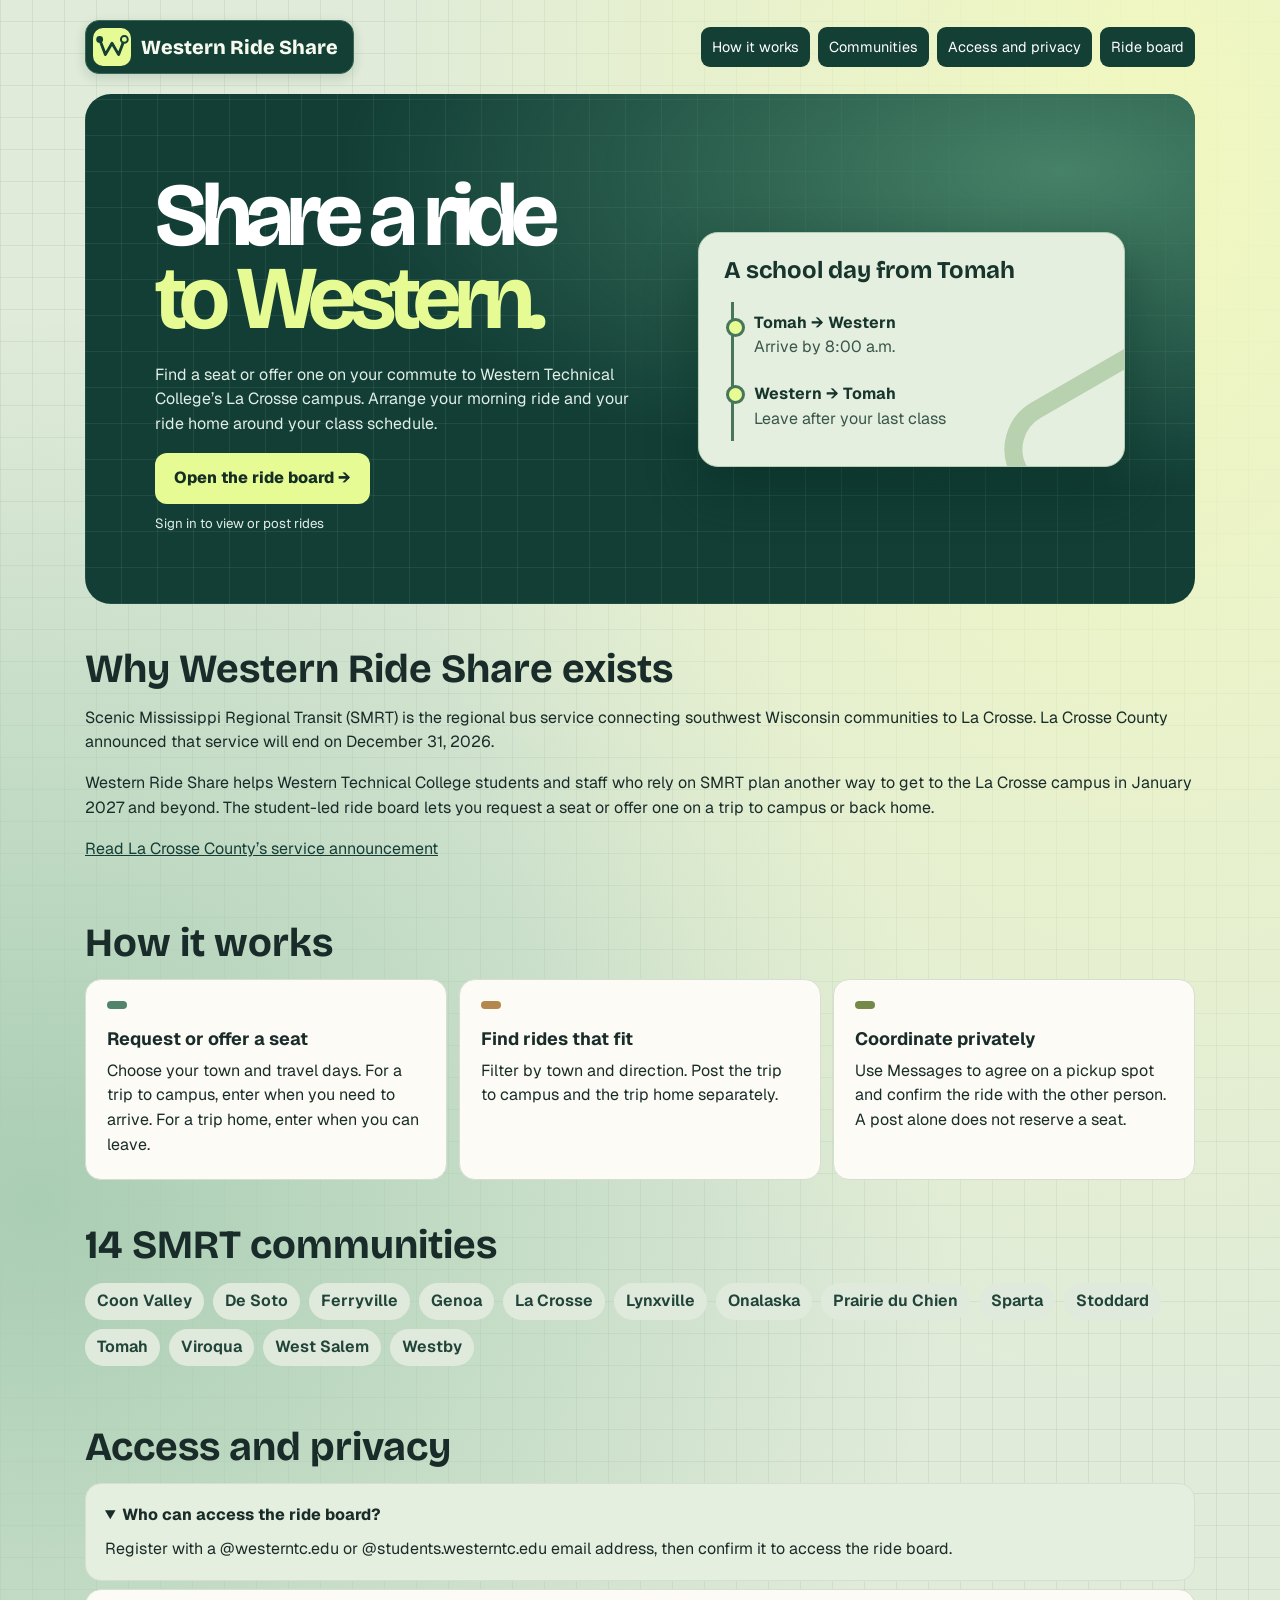
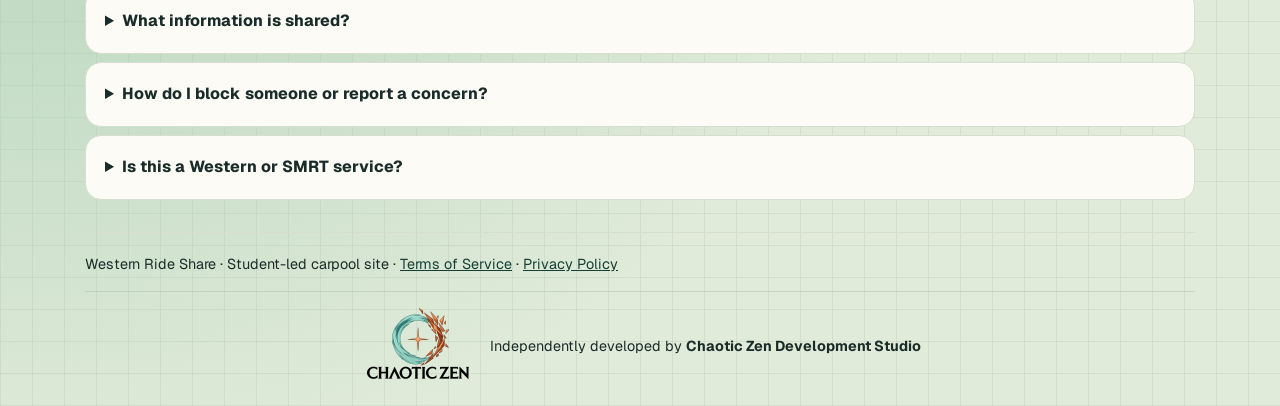
<file: docs/index.html>
<!doctype html>
<html lang="en">
<head>
<meta charset="utf-8">
<meta name="viewport" content="width=device-width, initial-scale=1">
<meta name="description" content="An unofficial carpool site for Western Technical College’s La Crosse campus and 14 SMRT communities.">
<title>Western Ride Share</title>
<link rel="stylesheet" href="https://fonts.googleapis.com/css2?family=Geist:wght@400;500;600;700;800&family=Bricolage+Grotesque:wght@600;700;800&display=swap">
<link rel="stylesheet" href="./styles.css">
<link rel="stylesheet" href="./site-header.css">
</head>
<body>
<header class="shell site-header"><a class="home-button" href="./"><svg class="home-mark" viewBox="0 0 40 40" aria-hidden="true"><path d="M7 12l6 16 7-12 7 12 6-16" fill="none" stroke="#143f35" stroke-width="3" stroke-linecap="round" stroke-linejoin="round"/><circle cx="7" cy="12" r="3.6" fill="#143f35"/><circle cx="33" cy="12" r="3.6" fill="#e6fb93" stroke="#143f35" stroke-width="2"/></svg><strong>Western Ride Share</strong></a><nav class="site-nav" aria-label="Page navigation"><a href="#how">How it works</a><a href="#towns">Communities</a><a href="#access">Access and privacy</a><a id="account-nav" href="./board.html">Ride board</a></nav></header>
<main class="shell">
<section class="hero">
<div><h1>Share a ride<br><em>to Western.</em></h1><p>Find a seat or offer one on your commute to Western Technical College’s La Crosse campus. Arrange your morning ride and your ride home around your class schedule.</p><a class="cta" href="./board.html">Open the ride board →</a><small id="signin-hint" hidden>Sign in to view or post rides</small></div>
<aside class="trip" aria-label="Example school commute"><h2>A school day from Tomah</h2><div class="stop"><b>Tomah → Western</b><p>Arrive by 8:00 a.m.</p></div><div class="stop"><b>Western → Tomah</b><p>Leave after your last class</p></div></aside>
</section>
<section class="section" aria-labelledby="why-rideshare">
<h2 id="why-rideshare">Why Western Ride Share exists</h2>
<p>Scenic Mississippi Regional Transit (SMRT) is the regional bus service connecting southwest Wisconsin communities to La Crosse. La Crosse County announced that service will end on <time datetime="2026-12-31">December 31, 2026</time>.</p>
<p>Western Ride Share helps Western Technical College students and staff who rely on SMRT plan another way to get to the La Crosse campus in January 2027 and beyond. The student-led ride board lets you request a seat or offer one on a trip to campus or back home.</p>
<p><a href="https://lacrossecounty.org/news/newsdetails/2026/11/10/smrt-bus-discontinued">Read La Crosse County’s service announcement</a></p>
</section>
<section class="signin-panel" id="sign-in" hidden aria-labelledby="signin-title">
<h2 id="signin-title">Sign in to Western Ride Share</h2>
<p>Register with your @westerntc.edu or @students.westerntc.edu email address to view rides and coordinate privately.</p>
<a class="cta" href="./sign-in.html">Sign in or create account →</a>
</section>
<section class="section" id="how"><h2>How it works</h2><div class="cards">
<article class="card"><h3>Request or offer a seat</h3><p>Choose your town and travel days. For a trip to campus, enter when you need to arrive. For a trip home, enter when you can leave.</p></article>
<article class="card"><h3>Find rides that fit</h3><p>Filter by town and direction. Post the trip to campus and the trip home separately.</p></article>
<article class="card"><h3>Coordinate privately</h3><p>Use Messages to agree on a pickup spot and confirm the ride with the other person. A post alone does not reserve a seat.</p></article>
</div></section>
<section class="section" id="towns"><h2>14 SMRT communities</h2><ul class="towns"><li>Coon Valley</li><li>De Soto</li><li>Ferryville</li><li>Genoa</li><li>La Crosse</li><li>Lynxville</li><li>Onalaska</li><li>Prairie du Chien</li><li>Sparta</li><li>Stoddard</li><li>Tomah</li><li>Viroqua</li><li>West Salem</li><li>Westby</li></ul></section>
<section class="section" id="access"><h2>Access and privacy</h2>
<details open><summary>Who can access the ride board?</summary><p>Register with a @westerntc.edu or @students.westerntc.edu email address, then confirm it to access the ride board.</p></details>
<details><summary>What information is shared?</summary><p>Signed-in members can see a post’s route, days, time, and whether it’s a request or offer. Ride listings do not show your name or contact details. Messages are private between the two participants.</p></details>
<details><summary>How do I block someone or report a concern?</summary><p>Use Block or Report from a ride post or conversation. Blocking stops new messages between the two accounts. Safety reports go to the site administrator.</p></details>
<details><summary>Is this a Western or SMRT service?</summary><p>Western Ride Share is an independent, student-led carpool board for Western Technical College’s La Crosse campus. The board covers 14 communities served by SMRT. Riders and drivers arrange their own trips.</p></details>
</section>
<footer>Western Ride Share · Student-led carpool site <span aria-hidden="true">·</span> <a href="./terms.html">Terms of Service</a> <span aria-hidden="true">·</span> <a href="./privacy.html">Privacy Policy</a><div class="developer-credit" style="display:flex;justify-content:center;align-items:center;gap:10px;flex-wrap:wrap;margin-top:16px;padding-top:14px;border-top:1px solid #789b8240"><img src="./chaotic-zen-footer.webp" alt="Chaotic Zen logo" width="120" height="80" loading="lazy" style="width:120px;height:auto;max-height:80px;object-fit:contain"><span>Independently developed by <strong>Chaotic Zen Development Studio</strong></span></div></footer>
</main>
<noscript><p class="shell"><a href="./sign-in.html">Sign in or create an account</a></p></noscript>
<script type="module">
import { createClient } from 'https://esm.sh/@supabase/supabase-js@2';
import { SUPABASE_URL, SUPABASE_PUBLISHABLE_KEY } from './supabase-config.js';

const supabase = createClient(SUPABASE_URL, SUPABASE_PUBLISHABLE_KEY);
const accountNav = document.querySelector('#account-nav');
const signInPanel = document.querySelector('#sign-in');
const signInHint = document.querySelector('#signin-hint');

function renderSession(session) {
  const signedIn = Boolean(session);
  accountNav.textContent = signedIn ? 'Ride board' : 'Sign in';
  accountNav.href = signedIn ? './board.html' : './sign-in.html';
  signInPanel.hidden = signedIn;
  signInHint.hidden = signedIn;
}

supabase.auth.onAuthStateChange((_event, session) => renderSession(session));

window.addEventListener('pageshow', async (event) => {
  if (event.persisted) {
    const { data } = await supabase.auth.getSession();
    renderSession(data.session);
  }
});
</script>
</body>
</html>
</file>
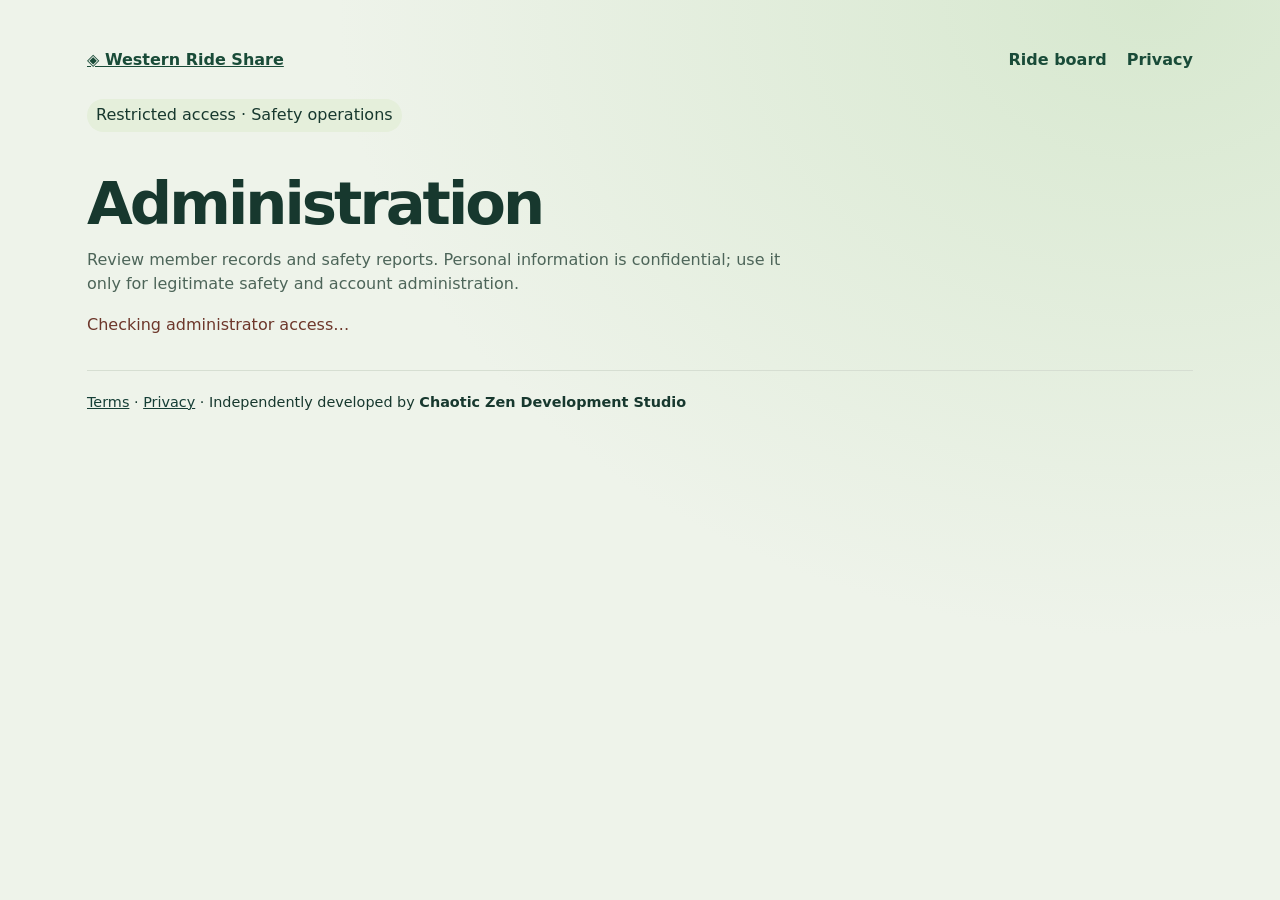
<file: docs/admin.html>
<!doctype html>
<html lang="en"><head><meta charset="utf-8"><meta name="viewport" content="width=device-width,initial-scale=1">
<title>Safety administration · Western Ride Share</title>
<link rel="stylesheet" href="./styles.css">
<style>
body{background:radial-gradient(ellipse at 90% 0%,#d7e8cf,transparent 50%),#eef3ea;color:#17382e;font-family:Geist,system-ui,sans-serif}
.admin-shell{max-width:1150px;margin:auto;padding:22px}
.admin-header{display:flex;justify-content:space-between;align-items:center;gap:15px;flex-wrap:wrap}
.admin-header a{color:#194b38;font-weight:700}
h1{font-size:clamp(2.2rem,5vw,3.7rem);margin:24px 0 12px}
h2{font-size:1.5rem;margin:0 0 16px}
.intro{color:#4d6559;max-width:720px}
.stats{display:grid;grid-template-columns:repeat(3,minmax(0,1fr));gap:14px;margin:24px 0}
.stat,.panel{background:#fffdf8;border:1px solid #c8dbc9;border-radius:18px;padding:22px;box-shadow:0 10px 28px #173a2910}
.stat strong{font-size:2rem;display:block}.stat span{color:#51685b}
.tabs{display:flex;gap:8px;margin-bottom:14px;flex-wrap:wrap}
button{background:#143f35;color:white;border:0;border-radius:10px;padding:10px 15px;cursor:pointer;font:inherit;font-weight:700}
button.alt{background:#e1eddf;color:#143f35}
button:disabled{opacity:.55;cursor:wait}
button:focus-visible,select:focus-visible,a:focus-visible{outline:3px solid #7ea84f;outline-offset:3px}
[hidden]{display:none!important}
dialog{border:1px solid #b9d0b8;border-radius:18px;padding:24px;max-width:min(95vw,600px);width:100%;box-shadow:0 18px 60px #143f3530}dialog::backdrop{background:#102d2488}dialog textarea{display:block;width:100%;font:inherit;padding:10px;border:1px solid #9fb9a6;border-radius:9px;margin:8px 0 12px}dialog label{display:block;font-weight:650;margin:12px 0}#notesList{max-height:230px;overflow:auto;white-space:pre-wrap}table{border-collapse:collapse;width:100%;font-size:.9rem}
th,td{padding:13px 10px;text-align:left;border-bottom:1px solid #d8e5d7;vertical-align:top;overflow-wrap:anywhere}
th{color:#506b59}
.table-wrap{overflow-x:auto}
.pill{border-radius:99px;padding:4px 9px;background:#e5efdb;display:inline-block}
.report-details{max-width:340px;white-space:pre-wrap;overflow-wrap:anywhere}
select{padding:9px;border:1px solid #a9c5b0;border-radius:8px;background:#fff;font:inherit}
#status{min-height:1.5em;color:#6d372b}
.actions{display:flex;gap:10px;flex-wrap:wrap;align-items:center}
@media(max-width:650px){.stats{grid-template-columns:1fr}.admin-shell{padding:14px}.panel{padding:14px}}
</style></head>
<body><div class="admin-shell">
<header class="admin-header"><a href="./">◈ Western Ride Share</a><nav><a href="./board.html">Ride board</a><a href="./privacy.html">Privacy</a></nav></header>
<main><p class="pill">Restricted access · Safety operations</p><h1>Administration</h1>
<p class="intro">Review member records and safety reports. Personal information is confidential; use it only for legitimate safety and account administration.</p>
<p id="status" role="status" aria-live="polite">Checking administrator access…</p>
<section id="dashboard" hidden>
<div class="stats"><div class="stat"><strong id="memberCount">—</strong><span>Members loaded</span></div>
<div class="stat"><strong id="reportCount">—</strong><span>Reports loaded</span></div>
<div class="stat"><strong id="newCount">—</strong><span>New reports</span></div></div>
<div class="tabs"><button id="showReports">Safety reports</button><button id="showMembers" class="alt">Members</button><button id="reload" class="alt">Refresh data</button></div>
<section class="panel" id="reportsPanel"><h2>Safety reports</h2><p class="intro">Reports are not automatically reviewed. Record your investigation before closing a report. Never share report details with unrelated users.</p>
<div class="table-wrap"><table><thead><tr><th>Submitted</th><th>Concern</th><th>Accounts</th><th>Details</th><th>Status</th><th>Investigation notes</th></tr></thead><tbody id="reportsBody"></tbody></table></div>
<div class="actions" style="margin-top:15px"><button id="moreReports" class="alt">Load more reports</button></div></section>
<section class="panel" id="membersPanel" hidden><h2>Member directory</h2><p class="intro">Email confirmation proves inbox access, not identity or student enrollment. Phone numbers are self-reported and unverified.</p>
<div class="table-wrap"><table><thead><tr><th>Name / ID</th><th>Email</th><th>Phone</th><th>Registered</th><th>Rides</th><th>Reports received</th><th>Moderation</th></tr></thead><tbody id="membersBody"></tbody></table></div>
<div class="actions" style="margin-top:15px"><button id="moreMembers" class="alt">Load more members</button></div></section>
</section><dialog id="notesDialog"><h2>Investigation notes</h2><p class="intro">Private notes are visible to authorized administrators.</p><div id="notesList"></div><form id="notesForm"><label>New note<textarea name="note" rows="4" minlength="3" maxlength="2000" required></textarea></label><button>Add note</button></form><p id="notesStatus" role="status"></p><button class="alt" id="notesClose">Close</button></dialog><dialog id="moderateDialog"><h2>Account moderation</h2><p id="moderateMember"></p><p class="intro">A suspension prevents new ride posts and messages. It does not revoke sign-in or remove existing content.</p><form id="moderateForm"><label>Suspension<select name="duration"><option value="0">Remove suspension</option><option value="1">1 day</option><option value="7">7 days</option><option value="30">30 days</option></select></label><label>Reason<textarea name="reason" maxlength="500" rows="3"></textarea></label><button>Save moderation</button></form><p id="moderateStatus" role="status"></p><button class="alt" id="moderateClose">Close</button></dialog></main>
<footer><a href="./terms.html">Terms</a> · <a href="./privacy.html">Privacy</a> · Independently developed by <strong>Chaotic Zen Development Studio</strong></footer>
</div>
<script type="module">
import {createClient} from 'https://esm.sh/@supabase/supabase-js@2';
import {SUPABASE_URL,SUPABASE_PUBLISHABLE_KEY} from './supabase-config.js';
const client=createClient(SUPABASE_URL,SUPABASE_PUBLISHABLE_KEY);
const $=id=>document.getElementById(id);
let reports=[],members=[],reportOffset=0,memberOffset=0;
function date(s){return s?new Date(s).toLocaleString():'—'}
function cell(row,value,cls){const td=document.createElement('td');td.textContent=value??'—';if(cls)td.className=cls;row.append(td);return td}
async function rpc(name,args){const {data,error}=await client.rpc(name,args);if(error)throw error;return data}
let activeReport=null,activeMember=null;
async function openNotes(id){
 activeReport=id;if(!$('notesDialog').open)$('notesDialog').showModal();$('notesStatus').textContent='Loading…';
 try{const rows=await rpc('admin_report_notes',{p_report:id});const list=$('notesList');list.replaceChildren();if(!rows.length)list.textContent='No investigation notes yet.';for(const n of rows){const p=document.createElement('p');p.textContent=date(n.created_at)+' — '+n.note;list.append(p)}$('notesStatus').textContent=''}catch(e){$('notesStatus').textContent=e.message}
}
$('notesClose').onclick=()=>$('notesDialog').close();
$('notesForm').onsubmit=async e=>{e.preventDefault();const btn=$('notesForm').querySelector('button');btn.disabled=true;try{await rpc('admin_add_report_note',{p_report:activeReport,p_note:$('notesForm').elements.note.value});$('notesForm').reset();await openNotes(activeReport)}catch(err){$('notesStatus').textContent=err.message}finally{btn.disabled=false}};
function openModeration(m){activeMember=m;$('moderateMember').textContent=(m.full_name||m.email||m.user_id)+' · '+m.user_id;$('moderateForm').reset();$('moderateStatus').textContent='';$('moderateDialog').showModal()}
$('moderateClose').onclick=()=>$('moderateDialog').close();
$('moderateForm').onsubmit=async e=>{e.preventDefault();const form=$('moderateForm'),btn=form.querySelector('button'),days=Number(form.elements.duration.value),reason=form.elements.reason.value.trim();if(days&&reason.length<5){$('moderateStatus').textContent='Enter a reason of at least 5 characters.';return}if(!confirm(days?'Suspend this member for '+days+' day(s)?':'Remove this member’s suspension?'))return;btn.disabled=true;try{await rpc('admin_set_suspension',{p_user:activeMember.user_id,p_until:days?new Date(Date.now()+days*86400000).toISOString():null,p_reason:reason});$('moderateStatus').textContent='Moderation saved. Restrictions apply to new ride posts and messages.'}catch(err){$('moderateStatus').textContent=err.message}finally{btn.disabled=false}};
function drawReports(){
 const body=$('reportsBody');body.replaceChildren();
 for(const r of reports){
  const tr=document.createElement('tr');cell(tr,date(r.created_at));cell(tr,r.category);
  cell(tr,'Reported: '+(r.reported_email||r.reported_id)+'\nBy: '+(r.reporter_email||r.reporter_id)).style.whiteSpace='pre-wrap';
  cell(tr,r.details,'report-details');
  const td=document.createElement('td');const sel=document.createElement('select');sel.setAttribute('aria-label','Status for report '+r.id);
  for(const val of ['new','reviewing','closed']){const opt=new Option(val==='reviewing'?'Reviewing':val==='closed'?'Closed':'New',val);sel.add(opt)}
  sel.value=r.status;sel.onchange=async()=>{sel.disabled=true;try{await rpc('admin_update_report_status',{p_report_id:r.id,p_status:sel.value});r.status=sel.value;$('status').textContent='Report status saved.';drawStats()}catch(e){sel.value=r.status;$('status').textContent='Could not save: '+e.message}finally{sel.disabled=false}};
  td.append(sel);tr.append(td);
  const noteCell=document.createElement('td');const open=document.createElement('button');open.className='alt';open.textContent='Review notes';
  open.onclick=()=>openNotes(r.id);noteCell.append(open);tr.append(noteCell);body.append(tr);
 }
 if(!reports.length)cell(body.insertRow(),'No reports to display.').colSpan=6;
 $('moreReports').hidden=reports.length<reportOffset;
 drawStats();
}
function drawMembers(){
 const body=$('membersBody');body.replaceChildren();
 for(const m of members){const tr=document.createElement('tr');cell(tr,(m.full_name||'Name not provided')+'\n'+m.user_id).style.whiteSpace='pre-wrap';cell(tr,m.email);cell(tr,m.phone||'Not provided');cell(tr,date(m.created_at));cell(tr,String(m.ride_count));cell(tr,String(m.reports_received));const td=document.createElement('td');const btn=document.createElement('button');btn.className='alt';btn.textContent='Moderate';btn.onclick=()=>openModeration(m);td.append(btn);tr.append(td);body.append(tr)}
 if(!members.length)cell(body.insertRow(),'No members to display.').colSpan=7;
 $('moreMembers').hidden=members.length<memberOffset;drawStats();
}
function drawStats(){$('memberCount').textContent=members.length;$('reportCount').textContent=reports.length;$('newCount').textContent=reports.filter(r=>r.status==='new').length}
async function loadReports(reset=false){if(reset){reportOffset=0;reports=[]}const data=await rpc('admin_report_list',{p_limit:50,p_offset:reportOffset});reports.push(...data);reportOffset+=data.length;drawReports();$('moreReports').hidden=data.length<50}
async function loadMembers(reset=false){if(reset){memberOffset=0;members=[]}const data=await rpc('admin_member_list',{p_limit:50,p_offset:memberOffset});members.push(...data);memberOffset+=data.length;drawMembers();$('moreMembers').hidden=data.length<50}
async function reload(){ $('status').textContent='Loading secure records…';try{await Promise.all([loadReports(true),loadMembers(true)]);$('status').textContent='Records loaded. Counts reflect loaded pages, not necessarily all accounts.'}catch(e){$('status').textContent='Unable to load records: '+e.message}}
function tab(which){$('reportsPanel').hidden=which!=='reports';$('membersPanel').hidden=which!=='members';$('showReports').className=which==='reports'?'':'alt';$('showMembers').className=which==='members'?'':'alt'}
$('showReports').onclick=()=>tab('reports');$('showMembers').onclick=()=>tab('members');$('reload').onclick=reload;
$('moreReports').onclick=()=>loadReports().catch(e=>$('status').textContent=e.message);
$('moreMembers').onclick=()=>loadMembers().catch(e=>$('status').textContent=e.message);
try{
 const {data:{user},error}=await client.auth.getUser();if(error||!user)throw Error('Please sign in first.');
 const allowed=await rpc('is_site_admin',{});if(!allowed)throw Error('Your account is not authorized for administration.');
 $('dashboard').hidden=false;await reload();
}catch(e){$('status').textContent=e.message+' Return to the ride board or contact the site operator for access.'}
</script></body></html>
</file>
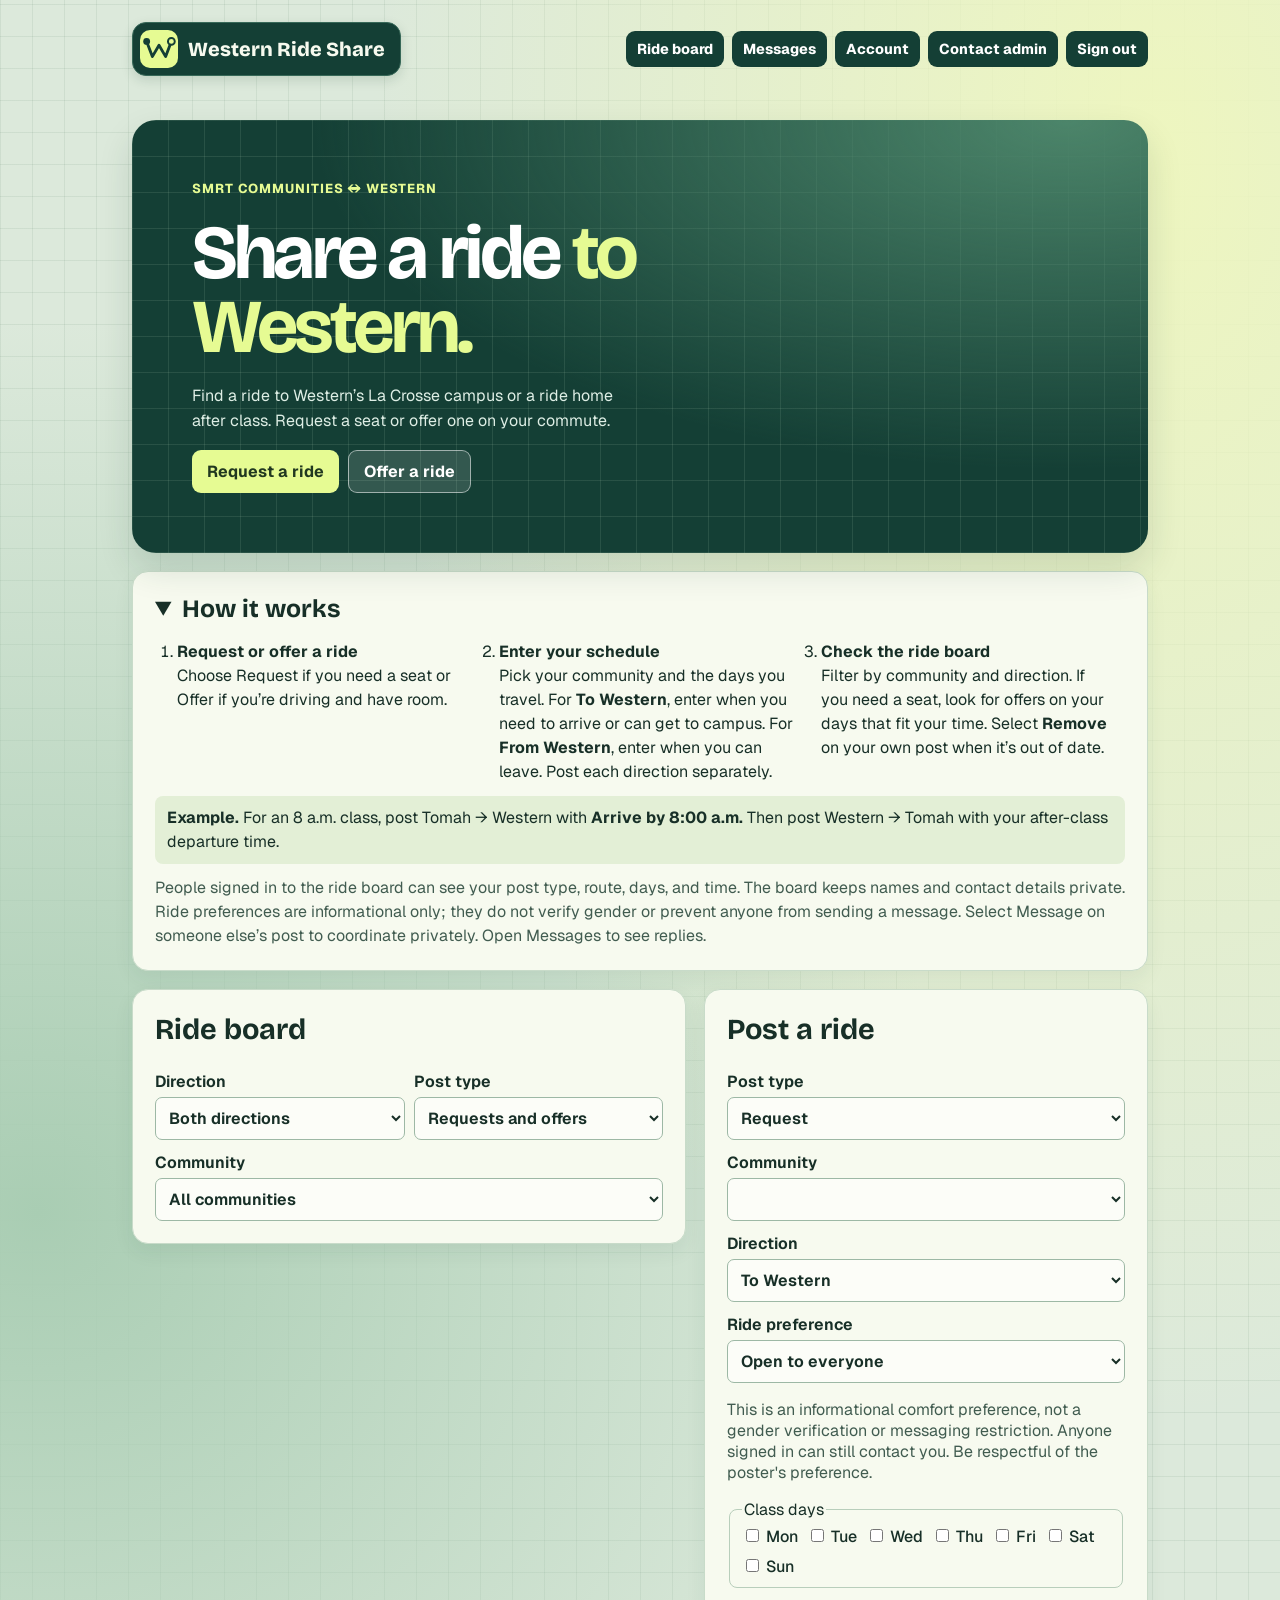
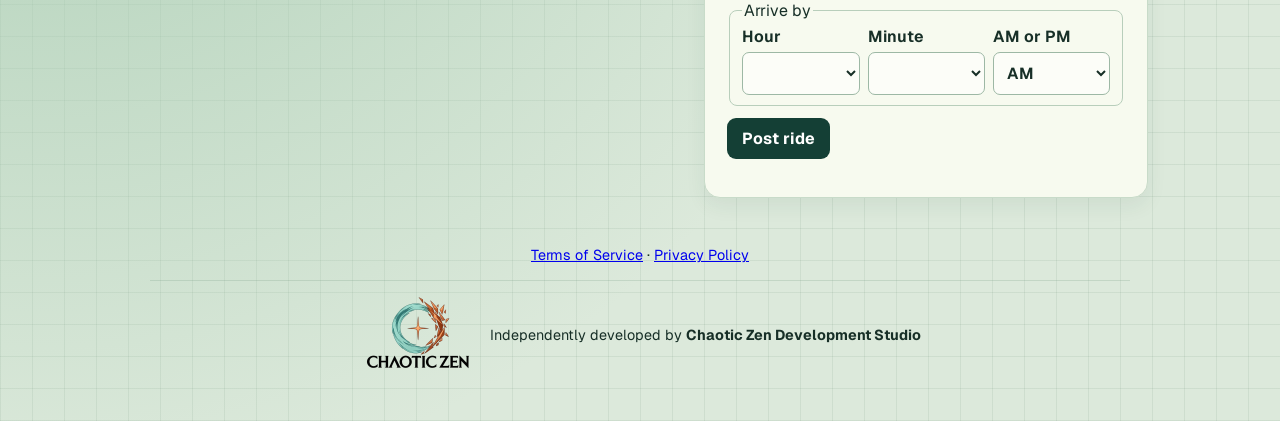
<file: docs/board.html>
<!doctype html>
<html lang="en"><meta charset="utf-8"><meta name="viewport" content="width=device-width,initial-scale=1">
<title>Western Ride Share</title>
<link rel="stylesheet" href="https://fonts.googleapis.com/css2?family=Geist:wght@400;500;600;700;800&amp;family=Bricolage+Grotesque:wght@700;800&amp;display=swap">
<style>
*{box-sizing:border-box}body{margin:0;background:#dce9db;color:#172f27;font:16px Geist,system-ui,sans-serif}header,main{max-width:1060px;margin:auto;padding:22px}header{display:flex;justify-content:space-between;align-items:center;gap:12px;font-weight:750}small,.muted{color:#415c50}header span{background:#d8edc9;border-radius:30px;padding:7px 12px;font-size:13px}.hero{background:#143f35;color:white;border-radius:24px;padding:clamp(24px,5vw,60px);position:relative;overflow:hidden}.hero p{max-width:440px;color:#deeee5;line-height:1.55}.route{font-weight:750;color:#e6fb93;letter-spacing:.07em;text-transform:uppercase;font-size:13px}h1{font:700 clamp(42px,8vw,76px)/.97 "Bricolage Grotesque",Geist,system-ui,sans-serif;margin:20px 0;max-width:650px}h2{margin-top:0;font:700 29px "Bricolage Grotesque",Geist,system-ui,sans-serif}button,select,input{font:inherit}button{cursor:pointer;border:0;border-radius:9px;padding:10px 15px;background:#143f35;color:white;font-weight:700}button.alt{background:#dfebde;color:#214537}button:focus-visible,input:focus-visible,select:focus-visible{outline:3px solid #41774f;outline-offset:3px}.hero button{background:#e6fb93;color:#213820}.hero .alt{background:#fff2;color:white;border:1px solid #fff8}.actions,.filters,.days{display:flex;flex-wrap:wrap;gap:9px}.grid{display:grid;grid-template-columns:minmax(0,1.25fr) minmax(0,1fr);gap:18px;margin-top:18px;align-items:start}.panel{background:#f7faef;border:1px solid #c8dbc9;border-radius:16px;padding:22px}.post{border-top:1px solid #c8dbc9;padding:14px 0}.post p{margin:6px 0}.post small{display:block;margin:4px 0}.post button{margin-top:8px}.filters+label{margin-top:12px}.filters label{flex:1;min-width:135px}label{display:block;font-weight:650}select,input:not([type=checkbox]){display:block;width:100%;padding:9px;border:1px solid #9db8a5;border-radius:7px;background:white;color:inherit;margin-top:5px}form>label,fieldset{margin-bottom:12px}fieldset{border:1px solid #b8cebb;border-radius:8px}.days label{font-weight:500}.time-fields{display:grid;grid-template-columns:repeat(3,minmax(0,1fr));gap:8px}.time-fields label{min-width:0}.guide{margin-top:18px}.guide summary{cursor:pointer;font:700 25px "Bricolage Grotesque",Geist,system-ui,sans-serif}.guide summary:focus-visible{outline:3px solid #41774f;outline-offset:4px}.guide ol{display:grid;grid-template-columns:repeat(3,minmax(0,1fr));gap:18px;margin:16px 0 12px;padding-left:22px}.guide li{padding-right:10px;line-height:1.5}.guide li strong{display:block}.guide p{margin:12px 0 0;line-height:1.5}.guide .example{padding:10px 12px;border-radius:8px;background:#e3efd6}@media(max-width:700px){.guide ol{grid-template-columns:1fr;gap:10px}}.empty{padding-top:16px;color:#415c50}@media(max-width:700px){.grid{grid-template-columns:1fr}}
dialog{width:min(560px,calc(100% - 24px));max-height:85vh;border:1px solid #b8cebb;border-radius:16px;padding:22px;color:inherit;background:#f7faef}dialog::backdrop{background:#102c24b8}dialog h2{margin:16px 0 10px}#messageList{max-height:38vh;overflow:auto}#messageList button{display:block;margin:7px 0;text-align:left}.message-entry{padding:8px 12px;margin:8px 0;background:#dfebde;border-radius:8px}.message-entry p{white-space:pre-wrap;overflow-wrap:anywhere;margin:4px 0}textarea{font:inherit;width:100%;display:block;padding:8px;margin:5px 0 10px}

body{min-height:100vh;background-color:#dce9db;background-image:radial-gradient(ellipse at 90% 8%,#eef6bf 0%,transparent 48%),radial-gradient(ellipse at 3% 60%,#a9cdb3 0%,transparent 52%),repeating-linear-gradient(0deg,#36634516 0 1px,transparent 1px 32px),repeating-linear-gradient(90deg,#36634516 0 1px,transparent 1px 32px)}
.hero{background-color:#143f35;background-image:radial-gradient(ellipse at 92% 0%,#4c856a 0%,transparent 57%),repeating-linear-gradient(90deg,#e3ffdf19 0 1px,transparent 1px 36px),repeating-linear-gradient(0deg,#e3ffdf19 0 1px,transparent 1px 36px);box-shadow:0 16px 35px #173a2924}
.hero h1{letter-spacing:-.045em}.hero h1 em{color:#e6fb93;font-style:normal}
.panel{box-shadow:0 8px 20px #234a3212}.post{overflow-wrap:anywhere}
select,input:not([type=checkbox]),textarea{background:#fcfdf8}textarea{border:1px solid #9db8a5;border-radius:7px}
input[type=checkbox]{accent-color:#26734f}.hero button:focus-visible{outline-color:#fff}
button:hover:not(:disabled){filter:brightness(1.07)}button:disabled{opacity:.65;cursor:wait}
@media(max-width:700px){header,main{padding:15px}.hero h1{font-size:clamp(38px,10vw,64px)}}

#accountDialog a:focus-visible{outline:3px solid #41774f;outline-offset:3px}
#adminLink[hidden]{display:none}
#accountEmail{overflow-wrap:anywhere}#accountDialog form{margin:16px 0}#accountDialog a{color:#143f35;font-weight:700}

.unread-badge{display:inline-flex;align-items:center;justify-content:center;min-width:21px;height:21px;padding:0 6px;margin-left:5px;border-radius:99px;background:#b72c32;color:#fff;font-size:12px;font-weight:800;vertical-align:middle}.unread-badge[hidden]{display:none!important}.inbox-thread{display:flex;align-items:center;justify-content:space-between;gap:12px;width:100%;margin:5px 0;text-align:left}.inbox-thread.is-unread{background:#e5f0cf;border:2px solid #5a8c4c}.thread-unread-label{display:inline-block;flex:none;background:#b72c32;color:#fff;border-radius:99px;padding:3px 9px;font-size:12px;font-weight:800}.message-entry.is-unread{border-left:4px solid #b72c32;padding-left:10px}.message-entry .thread-unread-label{margin-left:8px}

/* Mobile-first refinements: comfortable controls, readable cards and compact dialogs. */
@media (max-width: 700px) {
  .hero{border-radius:18px;padding:28px 20px}
  .hero h1{line-height:1.04;overflow-wrap:break-word}
  .hero .actions{display:grid;grid-template-columns:repeat(2,minmax(0,1fr))}
  .hero .actions button{min-width:0;min-height:44px;padding:11px 9px}
  .panel{padding:18px 15px}
  .grid{gap:14px}
  .guide ol{padding-left:22px}
  .filters{display:grid;grid-template-columns:repeat(2,minmax(0,1fr));gap:10px}
  .filters label{min-width:0}
  .time-fields{gap:6px}
  .time-fields select{padding:10px 5px;min-width:0}
  .days{gap:8px}
  .days label{display:flex;align-items:center;gap:5px;min-height:40px;padding:5px 9px;background:#e9f2e6;border-radius:8px}
  .post{padding:17px 0}
  .post button{min-height:44px}
  dialog{width:calc(100% - 16px);max-width:560px;max-height:calc(100dvh - 24px);padding:18px 14px;border-radius:14px}
  #messagesDialog .actions{display:flex;gap:8px;flex-wrap:wrap}
  #messagesDialog .actions button{flex:1 1 145px;min-height:44px}
  #messageList{max-height:45dvh}
  #messageList .inbox-thread{width:100%;min-height:48px;white-space:normal;overflow-wrap:anywhere}
  .message-entry{padding:10px;overflow-wrap:anywhere}
  #compose textarea{min-height:96px}
  #compose button{min-height:44px}
}
@media (max-width: 370px) {
  .filters{grid-template-columns:1fr}
  .hero .actions{grid-template-columns:1fr}
}
</style>
<link rel="stylesheet" href="./site-header.css">
<header class="site-header" id="home">
  <a class="home-button" href="./" aria-label="Western Ride Share home">
    <svg class="home-mark" viewBox="0 0 40 40" aria-hidden="true">
      <path d="M7 12l6 16 7-12 7 12 6-16" fill="none" stroke="#143f35" stroke-width="3" stroke-linecap="round" stroke-linejoin="round"/>
      <circle cx="7" cy="12" r="3.6" fill="#143f35"/>
      <circle cx="33" cy="12" r="3.6" fill="#e6fb93" stroke="#143f35" stroke-width="2"/>
    </svg>
    <strong>Western Ride Share</strong>
  </a>
  <nav class="site-nav" aria-label="Ride board navigation">
    <a href="#rideBoard">Ride board</a>
    <button type="button" class="alt" id="inbox">Messages <span id="unreadBadge" class="unread-badge" hidden aria-label="Unread messages"></span></button>
    <button type="button" id="accountButton">Account</button>
    <a href="./contact.html">Contact admin</a>
    <a href="./admin.html" id="adminLink" hidden>Administration</a>
    <button type="button" class="alt" id="headerSignOut">Sign out</button>
  </nav>
</header>
<main><section class="hero"><div class="route">SMRT communities ↔ Western</div><h1>Share a ride <em>to Western.</em></h1><p>Find a ride to Western’s La Crosse campus or a ride home after class. Request a seat or offer one on your commute.</p><div class="actions"><button id="request">Request a ride</button><button class="alt" id="offer">Offer a ride</button></div></section>
<details class="panel guide" open>
  <summary>How it works</summary>
  <ol>
    <li><strong>Request or offer a ride</strong> Choose Request if you need a seat or Offer if you’re driving and have room.</li>
    <li><strong>Enter your schedule</strong> Pick your community and the days you travel. For <b>To Western</b>, enter when you need to arrive or can get to campus. For <b>From Western</b>, enter when you can leave. Post each direction separately.</li>
    <li><strong>Check the ride board</strong> Filter by community and direction. If you need a seat, look for offers on your days that fit your time. Select <b>Remove</b> on your own post when it’s out of date.</li>
  </ol>
  <p class="example"><strong>Example.</strong> For an 8 a.m. class, post Tomah → Western with <b>Arrive by 8:00 a.m.</b> Then post Western → Tomah with your after-class departure time.</p>
  <p class="muted">People signed in to the ride board can see your post type, route, days, and time. The board keeps names and contact details private. Ride preferences are informational only; they do not verify gender or prevent anyone from sending a message. Select Message on someone else’s post to coordinate privately. Open Messages to see replies.</p>
</details>
<div class="grid"><section class="panel" id="rideBoard"><h2>Ride board</h2><div class="filters"><label>Direction<select id="filterDirection"><option value="">Both directions</option><option value="campus">To Western</option><option value="home">From Western</option></select></label><label>Post type<select id="filterType"><option value="">Requests and offers</option><option>Request</option><option>Offer</option></select></label></div><label>Community<select id="filterCommunity"><option value="">All communities</option></select></label><p id="boardError" role="status" hidden><span id="boardErrorText"></span> <a href="./sign-in.html">Sign in</a></p><div id="board" aria-live="polite"></div></section>
<section class="panel"><h2>Post a ride</h2><form id="post">
<label>Post type<select name="kind" id="kind"><option>Request</option><option>Offer</option></select></label>
<label>Community<select name="community" id="community" required></select></label>
<label>Direction<select name="direction" id="direction"><option value="campus">To Western</option><option value="home">From Western</option></select></label>
<label>Ride preference
<select name="ride_preference" id="ridePreference">
<option value="everyone">Open to everyone</option>
<option value="women">Women only</option>
<option value="men">Men only</option>
</select></label>
<p class="muted">This is an informational comfort preference, not a gender verification or messaging restriction. Anyone signed in can still contact you. Be respectful of the poster's preference.</p>
<fieldset><legend>Class days</legend><div class="days">
<label><input type="checkbox" name="day" value="Mon"> Mon</label><label><input type="checkbox" name="day" value="Tue"> Tue</label><label><input type="checkbox" name="day" value="Wed"> Wed</label><label><input type="checkbox" name="day" value="Thu"> Thu</label><label><input type="checkbox" name="day" value="Fri"> Fri</label><label><input type="checkbox" name="day" value="Sat"> Sat</label><label><input type="checkbox" name="day" value="Sun"> Sun</label>
</div></fieldset>
<fieldset id="campusTime">
  <legend>Arrive by</legend>
  <div class="time-fields">
    <label>Hour<select name="hour" required></select></label>
    <label>Minute<select name="minute" required></select></label>
    <label>AM or PM<select name="period" required><option>AM</option><option>PM</option></select></label>
  </div>
</fieldset>
<fieldset id="homeTime" hidden disabled>
  <legend>Leaving at</legend>
  <div class="time-fields">
    <label>Hour<select name="hour" required></select></label>
    <label>Minute<select name="minute" required></select></label>
    <label>AM or PM<select name="period" required><option>AM</option><option>PM</option></select></label>
  </div>
</fieldset>
<button>Post ride</button><p id="feedback" role="status"></p></form></section></div>
<dialog id="accountDialog" aria-labelledby="accountTitle">
  <button type="button" class="alt" id="accountClose">Close</button>
  <h2 id="accountTitle">Account settings</h2>
  <p>Signed in as <strong id="accountEmail"></strong></p>
  <h3>Your private profile</h3>
  <form id="profileForm">
    <label>Full name <input name="fullName" autocomplete="name" minlength="2" maxlength="120" required></label>
    <label>Phone (optional, unverified) <input name="phone" type="tel" autocomplete="tel" maxlength="25"></label>
    <p class="muted">Only you and authorized administrators can view these details. They are not shown on the ride board.</p>
    <button type="submit">Save profile</button><p id="profileStatus" role="status"></p>
  </form>
  <form id="accountForm">
    <label><input type="checkbox" name="emailEnabled"> Email me when I receive a message</label>
    <p class="muted">Email notifications include the message text.</p>
    <button>Save settings</button>
  </form>
  <h3>Blocked accounts</h3><p class="muted">Blocked users cannot send you new messages, and you cannot message them. Existing conversations remain available.</p>
  <div id="blockedList"></div><p id="blockStatus" role="status"></p>
  <p id="accountStatus" role="status"></p>
  <a href="./sign-in.html" id="signOut">Sign out</a>
</dialog>
<dialog id="safetyDialog" aria-labelledby="safetyTitle">
  <button type="button" class="alt" id="safetyClose">Close</button>
  <h2 id="safetyTitle">Report a safety concern</h2>
  <p class="muted">Reports are confidential and should be reviewed by the site operator. For immediate danger, call 911. Do not include unnecessary sensitive information.</p>
  <form id="safetyForm">
    <label>Reason<select name="category" required><option value="harassment">Harassment or threats</option><option value="unsafe">Unsafe driving or conduct</option><option value="fraud">Scam or misleading post</option><option value="discrimination">Discrimination</option><option value="other">Other concern</option></select></label>
    <label>What happened?<textarea name="details" minlength="10" maxlength="2000" rows="5" required></textarea></label>
    <button type="submit">Submit report</button>
  </form>
  <p id="safetyStatus" role="status"></p>
</dialog>
<dialog id="messagesDialog" aria-labelledby="messagesTitle">
  <div class="actions"><button type="button" class="alt" id="messageBack">Inbox</button><button type="button" class="alt" id="messageClose">Close</button></div>
  <h2 id="messagesTitle">Messages</h2>
  <div id="messageList"></div>
  <p id="messageStatus" role="status"></p>
  <form id="compose" hidden>
    <label>Message<textarea name="body" rows="3" maxlength="1000" required></textarea></label>
    <button>Send message</button>
  </form>
</dialog>
<footer class="site-legal" style="text-align:center;margin:30px 0 6px;padding:18px;font-size:.9rem"><a href="./terms.html">Terms of Service</a> <span aria-hidden="true">·</span> <a href="./privacy.html">Privacy Policy</a><div class="developer-credit" style="display:flex;justify-content:center;align-items:center;gap:10px;flex-wrap:wrap;margin-top:16px;padding-top:14px;border-top:1px solid #789b8240"><img src="./chaotic-zen-footer.webp" alt="Chaotic Zen logo" width="120" height="80" loading="lazy" style="width:120px;height:auto;max-height:80px;object-fit:contain"><span>Independently developed by <strong>Chaotic Zen Development Studio</strong></span></div></footer>
</main>
<script type="module">
import {createClient} from 'https://esm.sh/@supabase/supabase-js@2';
import {SUPABASE_URL,SUPABASE_PUBLISHABLE_KEY} from './supabase-config.js';
const supabase=createClient(SUPABASE_URL,SUPABASE_PUBLISHABLE_KEY);
const {data:{user},error:authError}=await supabase.auth.getUser();
if(authError||!user){location.replace('./sign-in.html');throw Error('Sign in required');}
async function signOut(e) {
  e.preventDefault();
  const buttons=[document.getElementById('signOut'),document.getElementById('headerSignOut')];
  buttons.forEach(button=>{button.disabled=true;button.textContent='Signing out…';});
  try {
    const {error}=await supabase.auth.signOut();
    if(error)throw error;
    location.replace('./sign-in.html');
  } catch(error) {
    buttons.forEach((button,index)=>{button.disabled=false;button.textContent=index===0?'Sign out':'Sign out';});
    alert('Could not sign out: '+(error.message||'Please try again.'));
  }
}
document.getElementById('signOut').addEventListener('click',signOut);
document.getElementById('headerSignOut').addEventListener('click',signOut);

const get = id => document.getElementById(id);
async function showAdminLink() {
  const {data, error} = await supabase.rpc('is_site_admin');
  if (!error && data === true) get('adminLink').hidden = false;
}
showAdminLink().catch(() => {});
const form = get('post');
const routeGroups = [['SMRT communities', ['Coon Valley','De Soto','Ferryville','Genoa','La Crosse','Lynxville','Onalaska','Prairie du Chien','Sparta','Stoddard','Tomah','Viroqua','West Salem','Westby']]];
for (const id of ['community','filterCommunity']) {
  const select = get(id);
  for (const [route, communities] of routeGroups) {
    const group = document.createElement('optgroup');
    group.label = route;
    for (const community of communities) group.append(new Option(community, community));
    select.append(group);
  }
}
// Read markers are stored in Supabase and shared across the user's devices.
async function markThreadRead(id, timestamp) {
  if (!id || !timestamp) return;
  const {data:existing,error:lookupError}=await supabase.from('message_read_state')
    .select('last_read_at').eq('user_id',user.id).eq('thread_id',id).maybeSingle();
  if(lookupError)throw lookupError;
  const lastRead=existing?.last_read_at;
  if(!lastRead || new Date(timestamp)>new Date(lastRead)){
    const {error}=await supabase.from('message_read_state')
      .upsert({user_id:user.id,thread_id:id,last_read_at:timestamp},{onConflict:'user_id,thread_id'});
    if(error)throw error;
  }
  await updateUnreadBadge();
}
async function getHiddenThreads() {
  const {data,error}=await supabase.from('hidden_ride_conversations')
    .select('thread_id,hidden_at').eq('user_id',user.id);
  if(error)throw error;
  return new Map((data||[]).map(row=>[row.thread_id,row.hidden_at]));
}
async function getUnreadThreadIds() {
  const [{data:messages,error:messageError},{data:markers,error:markerError},hidden]=await Promise.all([
    supabase.from('ride_messages').select('thread_id,sender_id,sent_at').order('sent_at',{ascending:false}),
    supabase.from('message_read_state').select('thread_id,last_read_at').eq('user_id',user.id),
    getHiddenThreads()
  ]);
  if(messageError)throw messageError;
  if(markerError)throw markerError;
  const readByThread=new Map((markers||[]).map(m=>[m.thread_id,m.last_read_at]));
  const unread=new Set();
  // A thread stays unread if ANY incoming message arrived after its read marker,
  // even if the current user subsequently sent a reply.
  for(const message of messages||[]) {
    if(hidden.has(message.thread_id) && new Date(message.sent_at)<=new Date(hidden.get(message.thread_id)))continue;
    const readAt=readByThread.get(message.thread_id);
    if(message.sender_id!==user.id && (!readAt || new Date(message.sent_at)>new Date(readAt))) {
      unread.add(message.thread_id);
    }
  }
  return unread;
}
async function updateUnreadBadge() {
  const unread=(await getUnreadThreadIds()).size;
  const badge=get('unreadBadge');
  badge.hidden=unread===0;
  badge.textContent=unread>99?'99+':String(unread);
  get('inbox').setAttribute('aria-label',unread?'Messages, '+unread+' unread conversations':'Messages');
}
updateUnreadBadge().catch(console.warn);
setInterval(()=>{if(!document.hidden)updateUnreadBadge().catch(console.warn);},30000);

let blockedIds=new Set();
let reportTarget=null;
async function loadBlocks() {
  const {data,error}=await supabase.from('blocked_users').select('blocked_id').eq('blocker_id',user.id);
  if(error)throw error;
  blockedIds=new Set(data.map(x=>x.blocked_id));
}
async function blockUser(otherId) {
  if(!otherId||otherId===user.id)return;
  if(!confirm('Block this account? Neither of you will be able to send new messages to the other.'))return;
  const {error}=await supabase.from('blocked_users').insert({blocker_id:user.id,blocked_id:otherId});
  if(error)throw error;
  await loadBlocks();render();await updateUnreadBadge();
}
function openReport(otherId,context={}) {
  if(!otherId||otherId===user.id)return;
  reportTarget={otherId,...context};
  get('safetyForm').reset();get('safetyStatus').textContent='';
  get('safetyDialog').showModal();
}
get('safetyClose').onclick=()=>get('safetyDialog').close();
get('safetyForm').onsubmit=async e=>{
 e.preventDefault();const button=get('safetyForm').querySelector('button');button.disabled=true;
 try {
  const form=new FormData(get('safetyForm'));
  const {data:reportId,error}=await supabase.rpc('report_ride_user',{p_reported_id:reportTarget.otherId,p_category:form.get('category'),p_details:form.get('details'),p_thread_id:reportTarget.threadId||null,p_ride_id:reportTarget.rideId||null});
  if(error)throw error;
  get('safetyStatus').textContent='Report submitted. For immediate danger, call 911.';
  // Email alert is best-effort; the report remains saved even if delivery fails.
  try {
    const {error:alertError}=await supabase.functions.invoke('notify-safety-report',{body:{reportId}});
    if(alertError)console.warn('Safety notification could not be delivered',alertError);
  }catch(alertError){console.warn('Safety notification unavailable',alertError)}
  get('safetyForm').hidden=true;
 } catch(error){get('safetyStatus').textContent='Could not submit report: '+error.message}
 finally{button.disabled=false}
};
get('safetyDialog').addEventListener('close',()=>get('safetyForm').hidden=false);
async function renderBlockedList(){
 const list=get('blockedList');list.replaceChildren();
 await loadBlocks();
 if(!blockedIds.size){list.textContent='No blocked accounts.';return}
 for(const id of blockedIds){
  const row=document.createElement('div');row.className='actions';
  const label=document.createElement('small');label.textContent='Blocked account · '+id.slice(0,8);
  const button=document.createElement('button');button.className='alt';button.textContent='Unblock';
  button.onclick=async()=>{button.disabled=true;const {error}=await supabase.from('blocked_users').delete().eq('blocker_id',user.id).eq('blocked_id',id);if(error){get('blockStatus').textContent=error.message;button.disabled=false;return}await renderBlockedList();render();};
  row.append(label,button);list.append(row);
 }
}
let posts = [];
let loaded = false;
async function request(path, options = {}) {
  const method = options.method || 'GET';
  const input = options.body ? JSON.parse(options.body) : null;
  let result;
  if (path === '/api/rides' && method === 'GET') {
    result = await supabase.from('rides').select('*').order('created_at',{ascending:false});
    if (result.error) throw result.error;
    await loadBlocks();
    const owned = result.data.filter(r=>r.owner_id===user.id).map(r=>r.id);
    let counts = [];
    if (owned.length) {
      const res = await supabase.from('ride_messages').select('ride_id,thread_id').in('ride_id',owned).eq('sender_id',user.id);
      if (res.error) throw res.error;
      counts = res.data;
    }
    return result.data.map(r=>({...r,mine:r.owner_id===user.id,conversationCount:new Set(counts.filter(m=>m.ride_id===r.id).map(m=>m.thread_id)).size}));
  }
  if (path === '/api/rides' && method === 'POST') {
    result = await supabase.from('rides').insert({...input,owner_id:user.id}).select('id').single();
    if (result.error) throw result.error;return result.data;
  }
  if (path.startsWith('/api/rides/') && method === 'DELETE') {
    result = await supabase.from('rides').delete().eq('id',path.split('/').pop()).eq('owner_id',user.id);
    if (result.error) throw result.error;return {ok:true};
  }
  if (path === '/api/account' && method === 'GET') {
    result = await supabase.from('notification_preferences').select('email_enabled').eq('user_id',user.id).maybeSingle();
    if(result.error)throw result.error;return {email:user.email,emailEnabled:result.data?.email_enabled??true};
  }
  if (path === '/api/account' && method === 'POST') {
    result = await supabase.from('notification_preferences').upsert({user_id:user.id,email_enabled:input.emailEnabled,updated_at:new Date().toISOString()});
    if(result.error)throw result.error;return {ok:true};
  }
  if (path === '/api/notification-recipient') return {ok:true};
  if (path.startsWith('/api/messages') && method === 'GET') {
    const url = new URL(path,location.href), thread = url.pathname.match(/^\/api\/messages\/([a-f0-9-]{36})$/);
    if (thread) {
      result=await supabase.from('ride_messages').select('body,sent_at,sender_id').eq('thread_id',thread[1]).order('sent_at');
      if(result.error)throw result.error;
      if(!result.data.length)throw Error('Conversation not found.');
      return result.data.map(m=>({...m,mine:m.sender_id===user.id}));
    }
    let q=supabase.from('ride_messages').select('thread_id,subject,sent_at,ride_id,poster_id,visitor_id').order('sent_at',{ascending:false});
    if(url.searchParams.get('ride'))q=q.eq('ride_id',url.searchParams.get('ride'));
    result=await q;if(result.error)throw result.error;
    const hidden=await getHiddenThreads();
    const seen=new Set();
    return result.data.filter(m=>{
      if(seen.has(m.thread_id))return false;
      seen.add(m.thread_id);
      return !hidden.has(m.thread_id) || new Date(m.sent_at)>new Date(hidden.get(m.thread_id));
    }).map(m=>({id:m.thread_id,subject:m.subject,otherId:m.poster_id===user.id?m.visitor_id:m.poster_id}));
  }
  if (path.startsWith('/api/messages/') && method === 'DELETE') {
    const threadId=path.split('/').pop();
    const {data:participant,error:participantError}=await supabase.from('ride_messages')
      .select('id').eq('thread_id',threadId).limit(1);
    if(participantError)throw participantError;
    if(!participant?.length)throw Error('Conversation not found.');
    const {error}=await supabase.from('hidden_ride_conversations')
      .upsert({user_id:user.id,thread_id:threadId,hidden_at:new Date().toISOString()},{onConflict:'user_id,thread_id'});
    if(error)throw error;
    return {ok:true};
  }
  if (path.startsWith('/api/messages') && method === 'POST') {
    let rideId,visitorId,subject,threadId=null;
    const thread=path.match(/^\/api\/messages\/([a-f0-9-]{36})$/);
    if(thread) {
      result=await supabase.from('ride_messages').select('ride_id,visitor_id,subject').eq('thread_id',thread[1]).limit(1).single();
      if(result.error)throw result.error;
      ({ride_id:rideId,visitor_id:visitorId,subject}=result.data);threadId=thread[1];
    } else {
      result=await supabase.from('rides').select('owner_id,direction,community').eq('id',input.rideId).single();
      if(result.error)throw result.error;
      rideId=input.rideId;visitorId=user.id;
      subject=result.data.direction==='campus'?result.data.community+' → Western':'Western → '+result.data.community;
    }
    const params={p_ride_id:rideId,p_visitor_id:visitorId,p_subject:subject,p_body:input.body,p_thread_id:threadId};
    result=await supabase.rpc('send_ride_message',params);
    if(result.error)throw result.error;
    return {id:result.data,notification:'unconfigured'};
  }
  throw Error('Unsupported request');
}

async function refresh() {
  try {
    posts = await request('/api/rides');
    loaded = true;
    get('boardError').hidden = true;
    render();
  } catch (error) {
    loaded = false;
    get('boardErrorText').textContent = error.message;
    get('boardError').querySelector('a').hidden = false;
    get('boardError').hidden = false;
    render();
    throw error;
  }
}
function render() {
  const board = get('board');
  board.replaceChildren();
  if (!loaded) { board.textContent = get('boardError').hidden ? 'Loading rides…' : ''; return; }
  const visible = posts.filter(ride => !blockedIds.has(ride.owner_id) &&
    (!get('filterCommunity').value || get('filterCommunity').value === ride.community) &&
    (!get('filterDirection').value || get('filterDirection').value === ride.direction) &&
    (!get('filterType').value || get('filterType').value === ride.kind)
  );
  if (!visible.length) {
    const empty = document.createElement('p');
    empty.className = 'empty';
    empty.textContent = posts.length ? 'No posts match these filters.' : 'No rides posted yet. Add a request or offer to get started.';
    board.append(empty);
  }
  for (const ride of visible) {
    const card = document.createElement('article');
    card.className = 'post';
    const tag = document.createElement('small');
    tag.textContent = ride.kind + (ride.mine ? ' · Your post' : '');
    const route = document.createElement('strong');
    const campus = 'Western (La Crosse)';
    route.textContent = ride.direction === 'campus'
      ? ride.community + ' → ' + campus
      : campus + ' → ' + ride.community;
    const details = document.createElement('p');
    const [hours, minutes] = ride.time.slice(0,5).split(':').map(Number);
    const time = new Date(2000,0,1,hours,minutes).toLocaleTimeString('en-US',{hour:'numeric',minute:'2-digit'});
    details.textContent = ride.days.join(', ') + ' · ' + (ride.direction === 'campus' ? 'Arrive by ' : 'Leaving at ') + time;
    const preference=document.createElement('p');
    preference.className='muted';
    const preferenceLabel={everyone:'Open to everyone',women:'Women only',men:'Men only'};
    preference.textContent='Ride preference: '+(preferenceLabel[ride.ride_preference]||'Open to everyone');
    card.append(tag,route,details,preference);
    if (ride.mine) {
      const remove = document.createElement('button');
      remove.className = 'alt';
      remove.textContent = 'Remove';
      remove.onclick = async () => {
        remove.disabled = true;
        try {
          await request('/api/rides/' + ride.id, {method:'DELETE'});
          await refresh();
          get('feedback').textContent = 'Ride removed.';
          get('filterDirection').focus();
        } catch (error) {
          get('feedback').textContent = error.message;
          remove.disabled = false;
        }
      };
      const actions = document.createElement('div');
      actions.className = 'actions';
      if (ride.conversationCount) {
        const messages = document.createElement('button');
        messages.textContent = 'Messages (' + ride.conversationCount + ')';
        messages.onclick = () => openMessage({rideFilter:ride.id, subject:route.textContent});
        actions.append(messages);
      }
      actions.append(remove);
      card.append(actions);
    } else {
      const message = document.createElement('button');
      message.textContent = 'Message';
      message.onclick = () => openMessage({rideId:ride.id, subject:route.textContent,otherId:ride.owner_id});
      const report=document.createElement('button');report.className='alt';report.textContent='Report';
      report.onclick=()=>openReport(ride.owner_id,{rideId:ride.id});
      const block=document.createElement('button');block.className='alt';block.textContent='Block';
      block.onclick=async()=>{try{await blockUser(ride.owner_id)}catch(e){get('boardErrorText').textContent=e.message;get('boardError').hidden=false}};
      const actions=document.createElement('div');actions.className='actions';actions.append(message,report,block);card.append(actions);
    }
    board.append(card);
  }
}
for (const [id,kind] of [['request','Request'],['offer','Offer']]) {
  get(id).onclick = () => { get('kind').value = kind; get('kind').focus(); };
}
for (const id of ['filterDirection','filterType','filterCommunity']) get(id).onchange = render;
for (const direction of ['campus', 'home']) {
  const fields = get(direction + 'Time');
  const hour = fields.querySelector('[name=hour]');
  const minute = fields.querySelector('[name=minute]');
  const period = fields.querySelector('[name=period]');
  hour.add(new Option('Select', ''));
  for (let value = 1; value <= 12; value++) hour.add(new Option(value, value));
  for (let value = 0; value < 60; value++) {
    const label = String(value).padStart(2, '0');
    minute.add(new Option(label, label));
  }
  hour.value = direction === 'campus' ? '8' : '';
  period.value = direction === 'campus' ? 'AM' : 'PM';
}
function syncTimeFields() {
  for (const direction of ['campus', 'home']) {
    const fields = get(direction + 'Time');
    fields.hidden = fields.disabled = get('direction').value !== direction;
  }
}
get('direction').onchange = syncTimeFields;
syncTimeFields();
form.onsubmit = async event => {
  event.preventDefault();
  const data = new FormData(form);
  const days = data.getAll('day');
  const hour = Number(data.get('hour')) % 12 + (data.get('period') === 'PM' ? 12 : 0);
  const time = String(hour).padStart(2, '0') + ':' + data.get('minute');
  if (!days.length) {
    get('feedback').textContent = 'Choose at least one day.';
    form.querySelector('[name=day]').focus();
    return;
  }
  const button = form.querySelector('button');
  button.disabled = true;
  get('feedback').textContent = '';
  try {
    await request('/api/rides', {
      method:'POST',
      headers:{'Content-Type':'application/json'},
      body:JSON.stringify({kind:data.get('kind'), direction:data.get('direction'),
        community:data.get('community'), ride_preference:data.get('ride_preference')||'everyone', days, time})
    });
    for (const id of ['filterDirection','filterType','filterCommunity']) get(id).value = '';
    get('feedback').textContent = 'Ride posted.';
    await refresh().catch(() => {
      get('feedback').textContent = 'Ride posted. Reload to refresh the board.';
    });
  } catch (error) {
    get('feedback').textContent = error.message;
  } finally {
    button.disabled = false;
  }
};
render();
refresh().then(() => request('/api/notification-recipient', {method:'POST'})).catch(() => {});

const accountDialog = get('accountDialog');
const accountForm = get('accountForm');
const accountStatus = get('accountStatus');
get('accountClose').onclick = () => accountDialog.close();
get('accountButton').onclick = async () => {
  accountDialog.showModal();
  accountForm.hidden = true;
  get('accountEmail').textContent = '';
  accountStatus.textContent = 'Loading account settings…';
  try {
    const account = await request('/api/account');
    get('accountEmail').textContent = account.email || 'Email unavailable';
    accountForm.elements.emailEnabled.checked = account.emailEnabled;
    accountForm.hidden = !account.email;
    accountStatus.textContent = '';
    const {data:profile,error:profileError}=await supabase.from('member_profiles').select('full_name,phone').eq('user_id',user.id).maybeSingle();
    if(profileError)throw profileError;
    const profileForm=get('profileForm');
    profileForm.elements.fullName.value=profile?.full_name||'';
    profileForm.elements.phone.value=profile?.phone||'';
    get('profileStatus').textContent=profile?'':'Complete your profile to help with account safety.';
    await renderBlockedList();
  } catch (error) {
    accountStatus.textContent = error.message;
  }
};
get('profileForm').onsubmit=async event=>{
 event.preventDefault();
 const pf=get('profileForm'),button=pf.querySelector('button'),name=pf.elements.fullName.value.trim().replace(/\s+/g,' '),phone=pf.elements.phone.value.trim();
 if(name.length<2||name.length>120){get('profileStatus').textContent='Enter a full name between 2 and 120 characters.';return}
 if(phone&&!/^[+0-9(). -]{7,25}$/.test(phone)){get('profileStatus').textContent='Enter a valid phone number or leave it blank.';return}
 button.disabled=true;get('profileStatus').textContent='Saving…';
 try{
  const {error}=await supabase.from('member_profiles').upsert({user_id:user.id,full_name:name,phone:phone||null,updated_at:new Date().toISOString()},{onConflict:'user_id'});
  if(error)throw error;
  get('profileStatus').textContent='Profile saved.';
 }catch(error){get('profileStatus').textContent='Could not save: '+error.message}
 finally{button.disabled=false}
};
accountForm.onsubmit = async event => {
  event.preventDefault();
  const save = accountForm.querySelector('button');
  save.disabled = true;
  accountStatus.textContent = 'Saving…';
  try {
    await request('/api/account', {
      method:'POST', headers:{'Content-Type':'application/json'},
      body:JSON.stringify({emailEnabled:accountForm.elements.emailEnabled.checked})
    });
    accountStatus.textContent = 'Settings saved.';
  } catch (error) {
    accountStatus.textContent = error.message;
  } finally {
    save.disabled = false;
  }
};

const dialog = get('messagesDialog');
const compose = get('compose');
const messageList = get('messageList');
const messageStatus = get('messageStatus');
let currentView;
function openMessage(view = {}) {
  currentView = view;
  if (!dialog.open) dialog.showModal();
  compose.reset();
  compose.hidden = (!view.rideId && !view.id) || blockedIds.has(view.otherId);
  const inConversation=Boolean(view.id || view.rideId);
  get('messageBack').hidden = !inConversation;
  get('messageBack').textContent = '← Back to messages';
  get('messageClose').textContent = inConversation ? 'Close conversation' : 'Close messages';
  get('messagesTitle').textContent = view.subject || 'Messages';
  messageList.replaceChildren();
  messageStatus.textContent = view.rideId ? 'Start a private conversation about this ride.' : 'Loading…';
  if (view.rideId) return;
  const inboxPath = view.rideFilter
    ? '/api/messages?ride=' + encodeURIComponent(view.rideFilter)
    : '/api/messages';
  Promise.all([request(view.id ? '/api/messages/' + view.id : inboxPath),getUnreadThreadIds()]).then(([items,unreadThreads]) => {
    if (currentView !== view) return;
    messageStatus.textContent = items.length ? (view.notice || '') : 'No conversations yet. Select Message on a ride post to start one.';
    for (const item of items) {
      if (!view.id) {
        const button = document.createElement('button');
        button.className = 'alt';
        button.classList.add('inbox-thread');
        if (unreadThreads.has(item.id)) {
          button.classList.add('is-unread');
          const label=document.createElement('span');
          label.className='thread-unread-label';
          label.textContent='Unread';
          button.append(document.createTextNode(item.subject),label);
          button.setAttribute('aria-label',item.subject+', unread');
        } else {
          button.textContent=item.subject;
        }
        button.onclick = () => openMessage(item);
        const row=document.createElement('div');
        row.className='actions';
        const remove=document.createElement('button');
        remove.type='button';
        remove.className='alt';
        remove.textContent='Delete conversation';
        remove.setAttribute('aria-label','Delete conversation: '+item.subject);
        remove.onclick=async()=>{
          if(!confirm('Remove this conversation from your inbox? The other participant will keep their messages. A new reply will make it appear again.'))return;
          remove.disabled=true;
          try {
            await request('/api/messages/'+item.id,{method:'DELETE'});
            await updateUnreadBadge();
            openMessage();
          } catch(error) {
            messageStatus.textContent='Could not remove conversation: '+error.message;
            remove.disabled=false;
          }
        };
        const report=document.createElement('button');report.className='alt';report.textContent='Report';
        report.onclick=()=>openReport(item.otherId,{threadId:item.id});
        const block=document.createElement('button');block.className='alt';block.textContent='Block';
        block.onclick=async()=>{try{await blockUser(item.otherId);openMessage()}catch(e){messageStatus.textContent=e.message}};
        row.append(button,remove,report,block);
        messageList.append(row);
        continue;
      }
      const entry = document.createElement('article');
      entry.className = 'message-entry';
      const heading = document.createElement('small');
      heading.textContent = (item.mine ? 'You' : 'Other participant') + ' · ' +
        new Date(item.sent_at).toLocaleString();
      const body = document.createElement('p');
      body.textContent = item.body;
      if(!item.mine && unreadThreads.has(view.id)) {
        entry.classList.add('is-unread');
        const unreadLabel=document.createElement('span');
        unreadLabel.className='thread-unread-label';
        unreadLabel.textContent='Unread';
        heading.append(unreadLabel);
      }
      entry.append(heading,body);
      messageList.append(entry);
    }
    if (view.id && items.length) markThreadRead(view.id, items[items.length-1].sent_at).catch(error => { messageStatus.textContent = 'Could not save read status: ' + error.message; });
    messageList.scrollTop = messageList.scrollHeight;
  }).catch(error => {
    if (currentView === view) messageStatus.textContent = error.message;
  });
}
get('inbox').onclick = () => openMessage();
get('messageBack').onclick = () => openMessage();
document.addEventListener('visibilitychange', () => {
  if (!document.hidden) { updateUnreadBadge().catch(console.warn); if (!dialog.open) refresh().catch(() => {}); }
});
get('messageClose').onclick = () => {
  if (currentView?.id || currentView?.rideId) {
    openMessage();
  } else {
    dialog.close();
  }
};
dialog.addEventListener('cancel',event => {
  if(currentView?.id || currentView?.rideId) {
    event.preventDefault();
    openMessage();
  }
});
compose.onsubmit = async event => {
  event.preventDefault();
  const view = currentView;
  const body = new FormData(compose).get('body');
  const send = compose.querySelector('button');
  send.disabled = true;
  try {
    const {id, notification} = await request(view.id ? '/api/messages/' + view.id : '/api/messages', {
      method:'POST', headers:{'Content-Type':'application/json'},
      body:JSON.stringify({body, rideId:view.rideId})
    });
    const notices = {
      accepted:'Resend accepted the email. Check Resend for delivery status.',
      disabled:'Email skipped because the recipient turned off email notifications.',
      unregistered:'Email skipped. The recipient needs to open the board while signed in.',
      unconfigured:'Email skipped. The site’s email settings are incomplete.',
      forbidden:'Resend rejected the email (403). The test sender can only email the address on the Resend account.',
      rejected:'Resend rejected the email. Your in-app message was saved.',
      unconfirmed:'The email result could not be confirmed.'
    };
    let notice = 'Message saved in your private inbox.';
    try {
      const {data:mail,error:mailError}=await supabase.functions.invoke('notify-ride-message',{body:{threadId:id}});
      if(mailError) notice += ' Email notification could not be sent.';
      else if(mail?.status==='accepted') notice += ' Email notification submitted.';
      else if(mail?.status==='disabled') notice += ' Recipient has disabled email notifications.';
      else if(mail?.status==='already_processed') notice += ' Email notification already processed.';
    } catch { notice += ' Email notification is temporarily unavailable.'; }
    if (dialog.open && currentView === view) openMessage({id, subject:view.subject, notice,otherId:view.otherId});
  } catch (error) {
    if (currentView === view) messageStatus.textContent = error.message;
  } finally {
    send.disabled = false;
  }
};
</script>
</html>
</file>
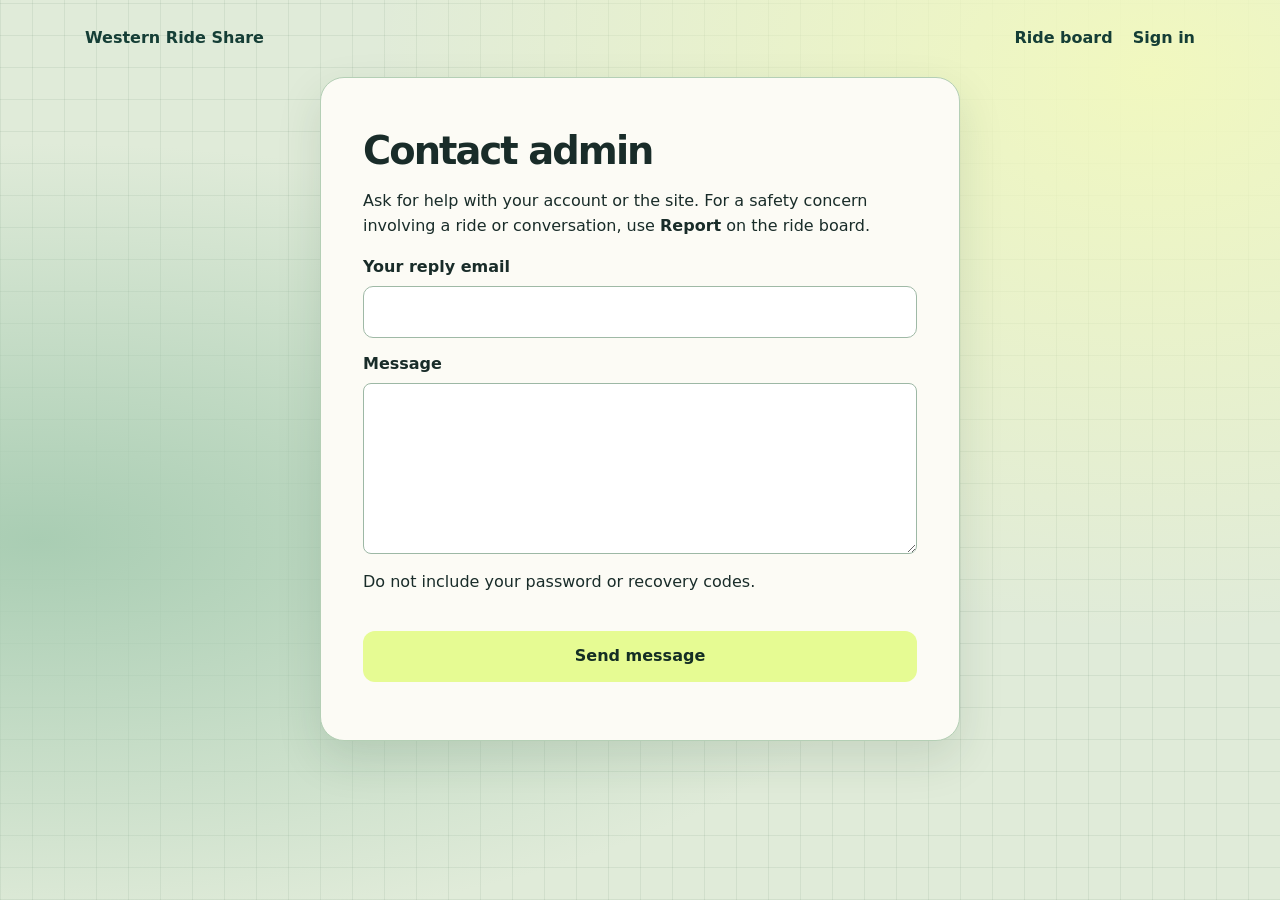
<file: docs/contact.html>
<!doctype html>
<html lang="en">
<head>
<meta charset="utf-8">
<meta name="viewport" content="width=device-width, initial-scale=1">
<title>Contact admin · Western Ride Share</title>
<link rel="stylesheet" href="./styles.css">
<link rel="stylesheet" href="./auth.css">
</head>
<body>
<header class="shell"><a class="brand" href="./">Western Ride Share</a><nav aria-label="Page navigation"><a href="./board.html">Ride board</a><a href="./sign-in.html">Sign in</a></nav></header>
<main class="shell" style="max-width:640px">
<section class="auth-card">
<h1 style="font-size:2.4rem">Contact admin</h1>
<p>Ask for help with your account or the site. For a safety concern involving a ride or conversation, use <strong>Report</strong> on the ride board.</p>
<form id="contact-form">
<label for="reply-email">Your reply email</label>
<input id="reply-email" name="email" type="email" autocomplete="email" maxlength="254" required>
<label for="support-message">Message</label>
<textarea id="support-message" name="message" rows="6" maxlength="2000" required style="display:block;width:100%;font:inherit;margin:6px 0 16px;padding:10px;border:1px solid #9db8a5;border-radius:8px"></textarea>
<p>Do not include your password or recovery codes.</p>
<button class="cta" type="submit">Send message</button>
<p id="contact-status" role="status"></p>
</form>
</section>
</main>
<script type="module">
import { SUPABASE_URL } from './supabase-config.js';

const form = document.querySelector('#contact-form');
const status = document.querySelector('#contact-status');
const submit = form.querySelector('button');

form.addEventListener('submit', async event => {
  event.preventDefault();
  const message = form.elements.message.value.trim();
  if (!message) {
    status.textContent = 'Enter a message.';
    form.elements.message.focus();
    return;
  }
  submit.disabled = true;
  status.textContent = 'Sending…';
  try {
    const response = await fetch(SUPABASE_URL + '/functions/v1/contact-admin', {
      method: 'POST',
      headers: { 'Content-Type': 'application/json' },
      body: JSON.stringify({ email: form.elements.email.value.trim(), message }),
    });
    const result = await response.json();
    if (!response.ok || result.sent !== true) {
      status.textContent = [400, 413, 429].includes(response.status) && typeof result.error === 'string'
        ? result.error : 'Unable to send your message. Please try again later.';
      return;
    }
    form.reset();
    status.textContent = 'Message sent. The administrator can reply to your email.';
  } catch {
    status.textContent = 'Unable to send your message. Please try again later.';
  } finally {
    submit.disabled = false;
  }
});
</script>
</body>
</html>
</file>
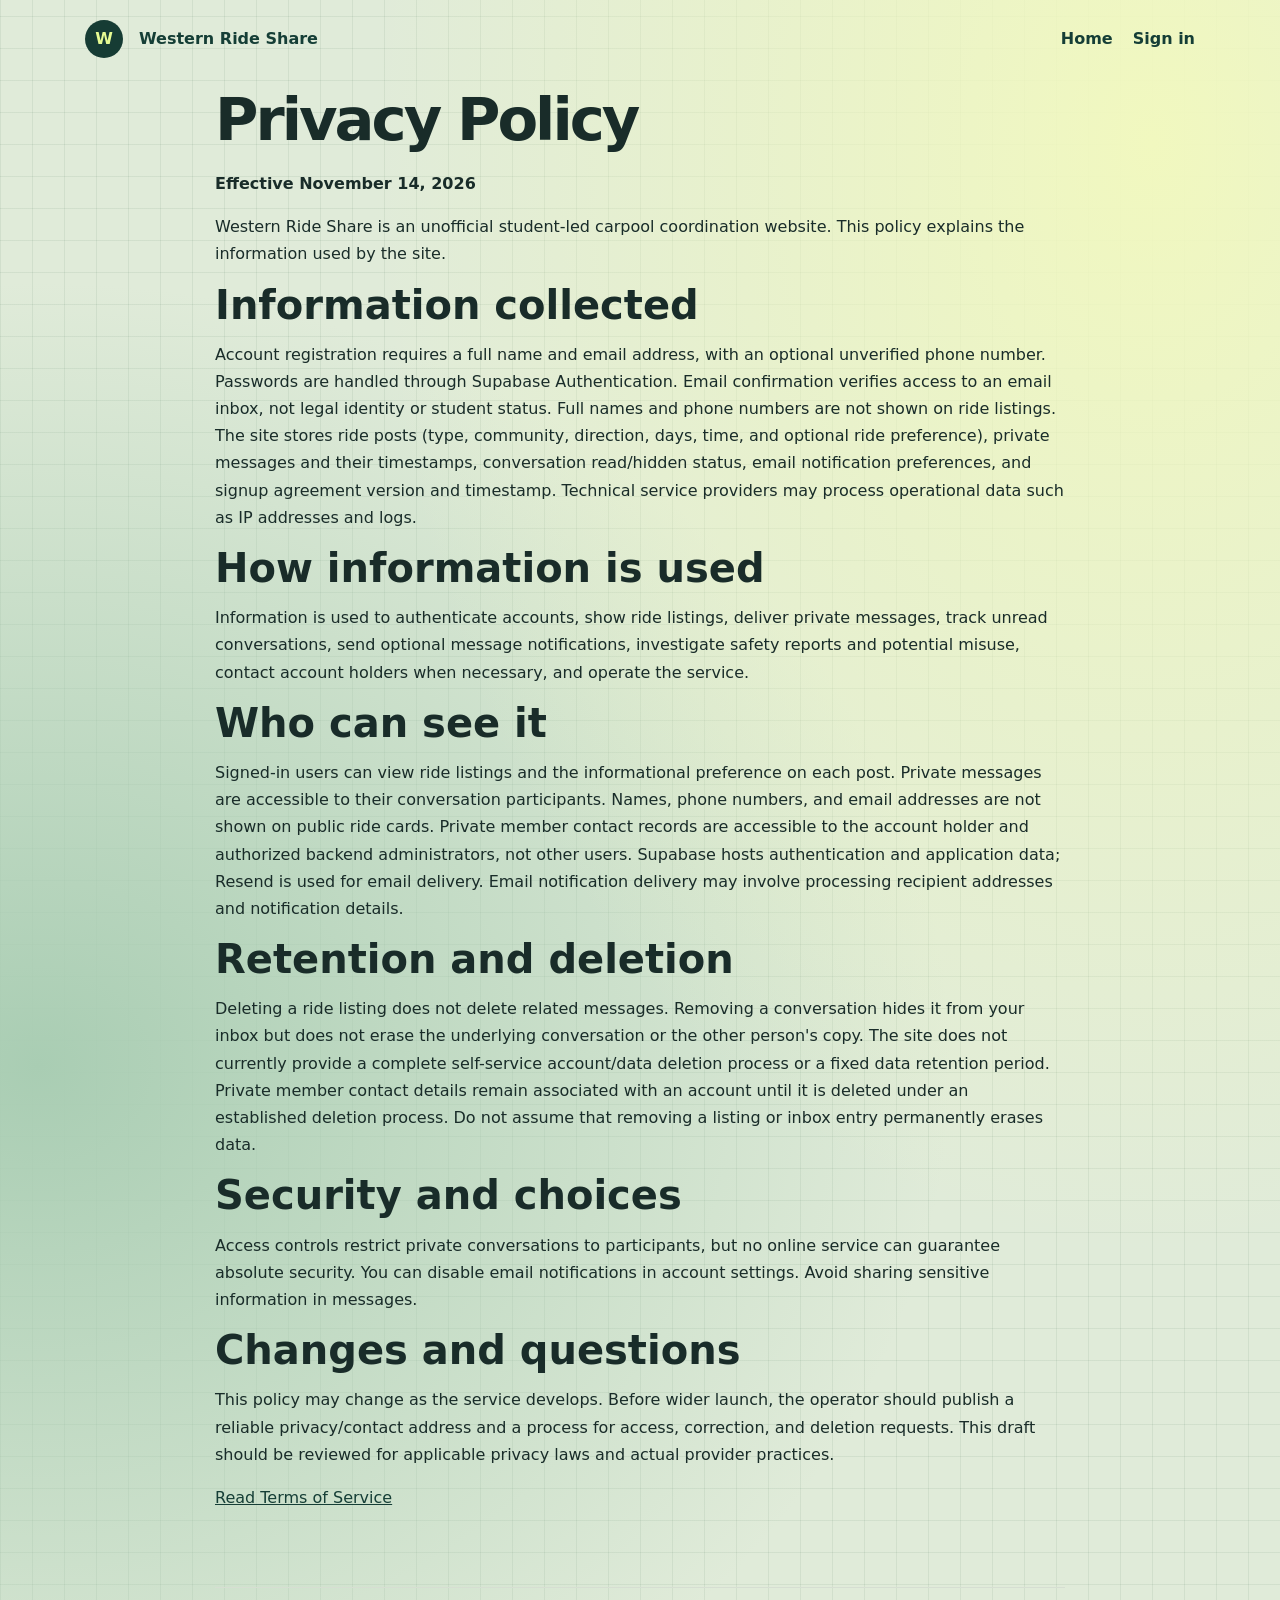
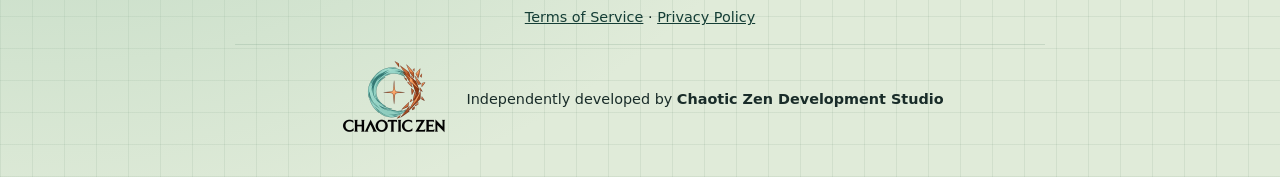
<file: docs/privacy.html>
<!doctype html><html lang="en"><head><meta charset="utf-8"><meta name="viewport" content="width=device-width,initial-scale=1"><link rel="stylesheet" href="./styles.css"><title>Privacy Policy · Western Ride Share</title></head><body><header class="shell"><a class="brand" href="./"><span aria-hidden="true">W</span>Western Ride Share</a><nav><a href="./">Home</a><a href="./sign-in.html">Sign in</a></nav></header><main class="shell" style="max-width:850px;line-height:1.7;padding-bottom:60px"><h1 style="font-size:clamp(2.2rem,5vw,3.7rem)">Privacy Policy</h1><p><strong>Effective November 14, 2026</strong></p><p>Western Ride Share is an unofficial student-led carpool coordination website. This policy explains the information used by the site.</p>
<h2>Information collected</h2><p>Account registration requires a full name and email address, with an optional unverified phone number. Passwords are handled through Supabase Authentication. Email confirmation verifies access to an email inbox, not legal identity or student status. Full names and phone numbers are not shown on ride listings. The site stores ride posts (type, community, direction, days, time, and optional ride preference), private messages and their timestamps, conversation read/hidden status, email notification preferences, and signup agreement version and timestamp. Technical service providers may process operational data such as IP addresses and logs.</p>
<h2>How information is used</h2><p>Information is used to authenticate accounts, show ride listings, deliver private messages, track unread conversations, send optional message notifications, investigate safety reports and potential misuse, contact account holders when necessary, and operate the service.</p>
<h2>Who can see it</h2><p>Signed-in users can view ride listings and the informational preference on each post. Private messages are accessible to their conversation participants. Names, phone numbers, and email addresses are not shown on public ride cards. Private member contact records are accessible to the account holder and authorized backend administrators, not other users. Supabase hosts authentication and application data; Resend is used for email delivery. Email notification delivery may involve processing recipient addresses and notification details.</p>
<h2>Retention and deletion</h2><p>Deleting a ride listing does not delete related messages. Removing a conversation hides it from your inbox but does not erase the underlying conversation or the other person's copy. The site does not currently provide a complete self-service account/data deletion process or a fixed data retention period. Private member contact details remain associated with an account until it is deleted under an established deletion process. Do not assume that removing a listing or inbox entry permanently erases data.</p>
<h2>Security and choices</h2><p>Access controls restrict private conversations to participants, but no online service can guarantee absolute security. You can disable email notifications in account settings. Avoid sharing sensitive information in messages.</p>
<h2>Changes and questions</h2><p>This policy may change as the service develops. Before wider launch, the operator should publish a reliable privacy/contact address and a process for access, correction, and deletion requests. This draft should be reviewed for applicable privacy laws and actual provider practices.</p><p><a href="./terms.html">Read Terms of Service</a></p></main><footer class="shell" style="max-width:850px;text-align:center;padding:18px 20px 38px"><a href="./terms.html">Terms of Service</a> · <a href="./privacy.html">Privacy Policy</a><div class="developer-credit" style="display:flex;justify-content:center;align-items:center;gap:10px;flex-wrap:wrap;margin-top:16px;padding-top:14px;border-top:1px solid #789b8240"><img src="./chaotic-zen-footer.webp" alt="Chaotic Zen logo" width="120" height="80" loading="lazy" style="width:120px;height:auto;max-height:80px;object-fit:contain"><span>Independently developed by <strong>Chaotic Zen Development Studio</strong></span></div></footer></body></html>
</file>
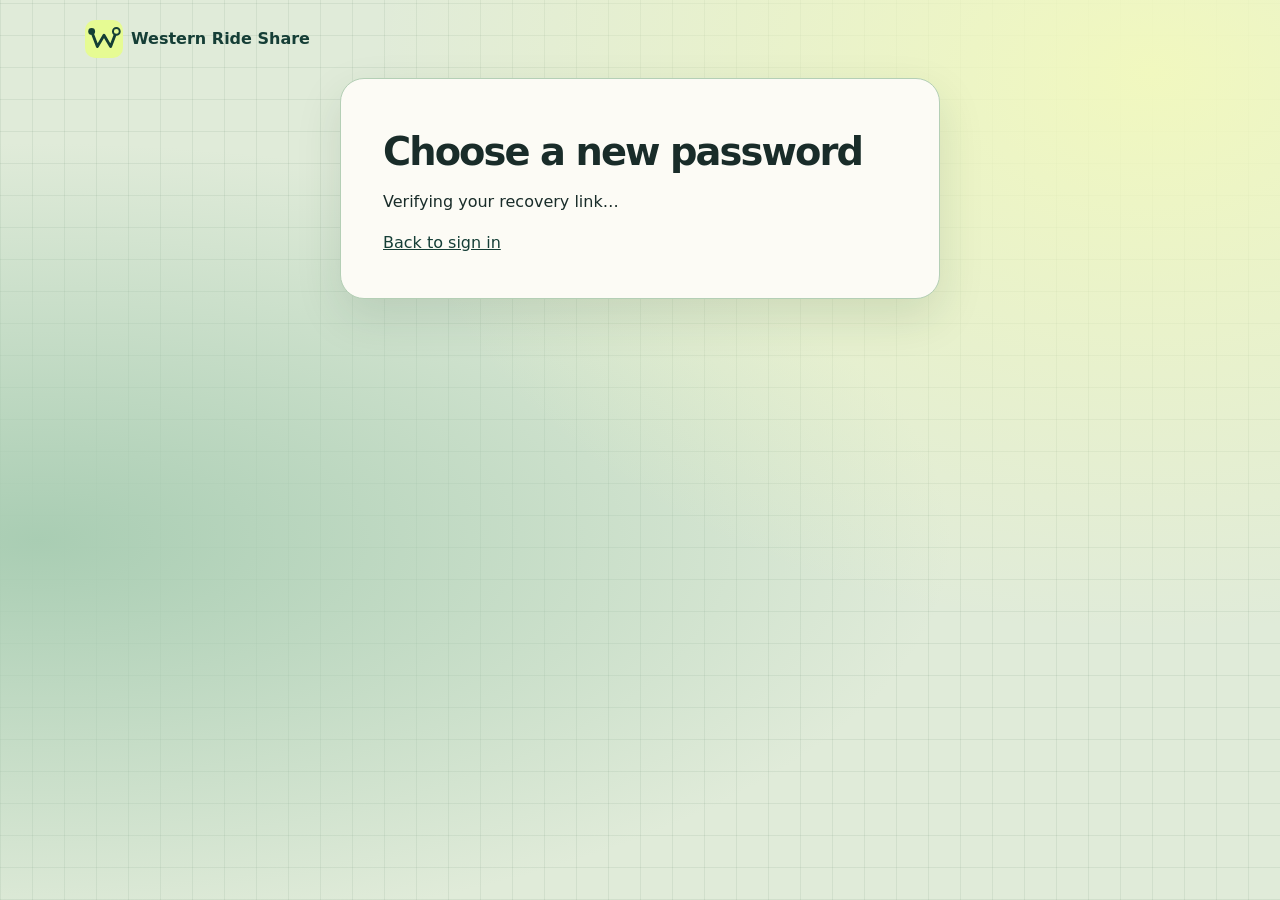
<file: docs/reset-password.html>
<!doctype html><html lang="en"><head><meta charset="utf-8"><meta name="viewport" content="width=device-width,initial-scale=1"><title>Reset password · Western Ride Share</title><link rel="stylesheet" href="./styles.css"><link rel="stylesheet" href="./auth.css?v=password-confirmation"></head><body><header class="shell"><a class="brand" href="./"><svg class="home-mark" viewBox="0 0 40 40" aria-hidden="true"><path d="M7 12l6 16 7-12 7 12 6-16" fill="none" stroke="#143f35" stroke-width="3" stroke-linecap="round" stroke-linejoin="round"/><circle cx="7" cy="12" r="3.6" fill="#143f35"/><circle cx="33" cy="12" r="3.6" fill="#e6fb93" stroke="#143f35" stroke-width="2"/></svg>Western Ride Share</a></header><main class="shell" style="max-width:600px"><section class="auth-card"><h1 style="font-size:2.4rem">Choose a new password</h1><form id="reset-form" hidden><label for="password">New password</label><input id="password" type="password" minlength="12" required autocomplete="new-password"><div id="password-confirmation" hidden>
<label for="confirm-password">Confirm password</label>
<input id="confirm-password" type="password" autocomplete="new-password" aria-describedby="password-match-error">
<p id="password-match-error" class="password-match-error" aria-live="polite" hidden></p>
<label class="password-visibility"><input id="show-password" type="checkbox" aria-controls="password confirm-password"> Show password</label>
</div><button class="cta" type="submit">Update password</button></form><p id="status" role="status" aria-live="polite">Verifying your recovery link…</p><a href="./sign-in.html">Back to sign in</a></section></main><script type="module">
import { setupPasswordConfirmation } from './password-confirmation.js';
import {createClient} from 'https://esm.sh/@supabase/supabase-js@2';
import {SUPABASE_URL,SUPABASE_PUBLISHABLE_KEY} from './supabase-config.js';
const supabase=createClient(SUPABASE_URL,SUPABASE_PUBLISHABLE_KEY);
const form=document.querySelector('#reset-form');
const status=document.querySelector('#status');
const password=document.querySelector('#password');
const submit=form.querySelector('button[type="submit"]');
const passwordConfirmation = setupPasswordConfirmation(form);
passwordConfirmation.setEnabled(true);
let recoveryReady=false;
supabase.auth.onAuthStateChange((event,session)=>{
 if(event==='PASSWORD_RECOVERY'&&session){
  recoveryReady=true;
  form.hidden=false;
  status.textContent='Recovery link verified. Choose a new password of at least 12 characters.';
 }
});
const params=new URLSearchParams(location.search);
const code=params.get('code');
if(code){
 const {error}=await supabase.auth.exchangeCodeForSession(code);
 if(error)status.textContent='This recovery link is invalid or expired. Request a new one from the sign-in page.';
 else {
  recoveryReady=true;
  form.hidden=false;
  status.textContent='Recovery link verified. Choose a new password of at least 12 characters.';
 }
}else{
 const hash=new URLSearchParams(location.hash.slice(1));
 if(hash.get('error'))status.textContent='This recovery link is invalid or expired. Request a new one from the sign-in page.';
 else if(!recoveryReady){
  // Allow Supabase time to process an implicit recovery link before showing an error.
  await new Promise(resolve=>setTimeout(resolve,700));
  if(!recoveryReady)status.textContent='Open the password recovery link from your email to reset your password.';
 }
}
form.addEventListener('submit',async event=>{
 event.preventDefault();
 if(!recoveryReady){status.textContent='Please open a valid recovery link first.';return}
 if(password.value.length<12){status.textContent='Use at least 12 characters.';return}
 if (!passwordConfirmation.check()) return;
 submit.disabled=true;
 try{
  const {error}=await supabase.auth.updateUser({password:password.value});
  if(error)throw error;
  form.hidden=true;
  password.value='';
  passwordConfirmation.setEnabled(false);
  status.textContent='Password updated. Return to sign in with your new password.';
  await supabase.auth.signOut();
 }catch(error){status.textContent=error.message||'Unable to update password.'}
 finally{submit.disabled=false}
});
</script></body></html>
</file>
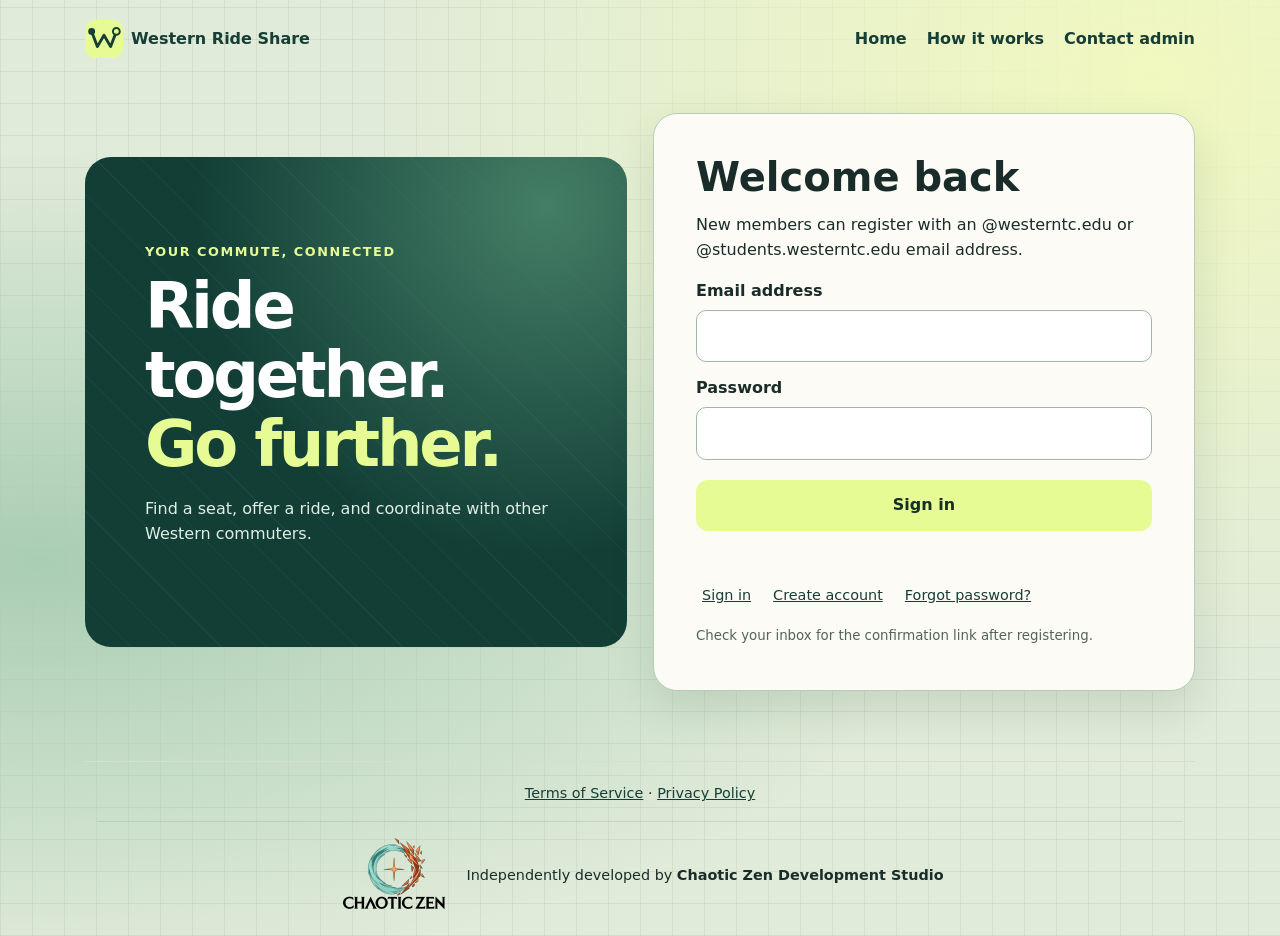
<file: docs/sign-in.html>
<!doctype html><html lang="en"><head><meta charset="utf-8"><meta name="viewport" content="width=device-width,initial-scale=1"><title>Sign in · Western Ride Share</title><link rel="stylesheet" href="./styles.css"><link rel="stylesheet" href="./auth.css?v=password-confirmation"></head><body><header class="shell"><a class="brand" href="./"><svg class="home-mark" viewBox="0 0 40 40" aria-hidden="true"><path d="M7 12l6 16 7-12 7 12 6-16" fill="none" stroke="#143f35" stroke-width="3" stroke-linecap="round" stroke-linejoin="round"/><circle cx="7" cy="12" r="3.6" fill="#143f35"/><circle cx="33" cy="12" r="3.6" fill="#e6fb93" stroke="#143f35" stroke-width="2"/></svg>Western Ride Share</a><nav><a href="./">Home</a><a href="./#how">How it works</a><a href="./contact.html">Contact admin</a></nav></header><main class="shell auth-layout"><section class="auth-intro"><div class="eyebrow">Your commute, connected</div><h1>Ride together.<br><em>Go further.</em></h1><p>Find a seat, offer a ride, and coordinate with other Western commuters.</p></section><section class="auth-card"><h2 id="auth-heading">Welcome back</h2><p>New members can register with an @westerntc.edu or @students.westerntc.edu email address.</p><form id="auth-form"><div id="signup-profile" hidden><label for="fullName">Full name</label><input id="fullName" name="fullName" autocomplete="name" maxlength="120" minlength="2"><label for="phone">Phone number <small>(optional, not verified)</small></label><input id="phone" name="phone" type="tel" autocomplete="tel" maxlength="25" placeholder="Optional"><p class="muted">Your name and optional phone are kept private for account and safety administration, not shown on ride listings.</p></div><label for="email">Email address</label><input id="email" type="email" autocomplete="email" required maxlength="254"><label id="password-label" for="password">Password</label><input id="password" type="password" autocomplete="current-password" minlength="8" required><div id="password-confirmation" hidden>
<label for="confirm-password">Confirm password</label>
<input id="confirm-password" disabled type="password" autocomplete="new-password" aria-describedby="password-match-error">
<p id="password-match-error" class="password-match-error" aria-live="polite" hidden></p>
<label class="password-visibility"><input id="show-password" type="checkbox" aria-controls="password confirm-password"> Show password</label>
</div><div id="signup-agreement" class="signup-agreement" hidden><label for="acceptTerms"><input type="checkbox" id="acceptTerms"> I have read and agree to the <a href="./terms.html" target="_blank" rel="noopener">Terms of Service</a> and acknowledge the <a href="./privacy.html" target="_blank" rel="noopener">Privacy Policy</a>.</label></div><button class="cta" id="auth-submit" type="submit">Sign in</button><p id="auth-status" role="status" aria-live="polite"></p></form><div class="auth-actions"><button type="button" data-mode="signin">Sign in</button><button type="button" data-mode="signup">Create account</button><button type="button" data-mode="reset">Forgot password?</button></div><small>Check your inbox for the confirmation link after registering.</small></section></main><footer class="shell" style="text-align:center;padding:20px 12px;font-size:.9rem"><a href="./terms.html">Terms of Service</a> <span aria-hidden="true">·</span> <a href="./privacy.html">Privacy Policy</a><div class="developer-credit" style="display:flex;justify-content:center;align-items:center;gap:10px;flex-wrap:wrap;margin-top:16px;padding-top:14px;border-top:1px solid #789b8240"><img src="./chaotic-zen-footer.webp" alt="Chaotic Zen logo" width="120" height="80" loading="lazy" style="width:120px;height:auto;max-height:80px;object-fit:contain"><span>Independently developed by <strong>Chaotic Zen Development Studio</strong></span></div></footer><script type="module" src="./auth.js?v=password-confirmation"></script></body></html>
</file>
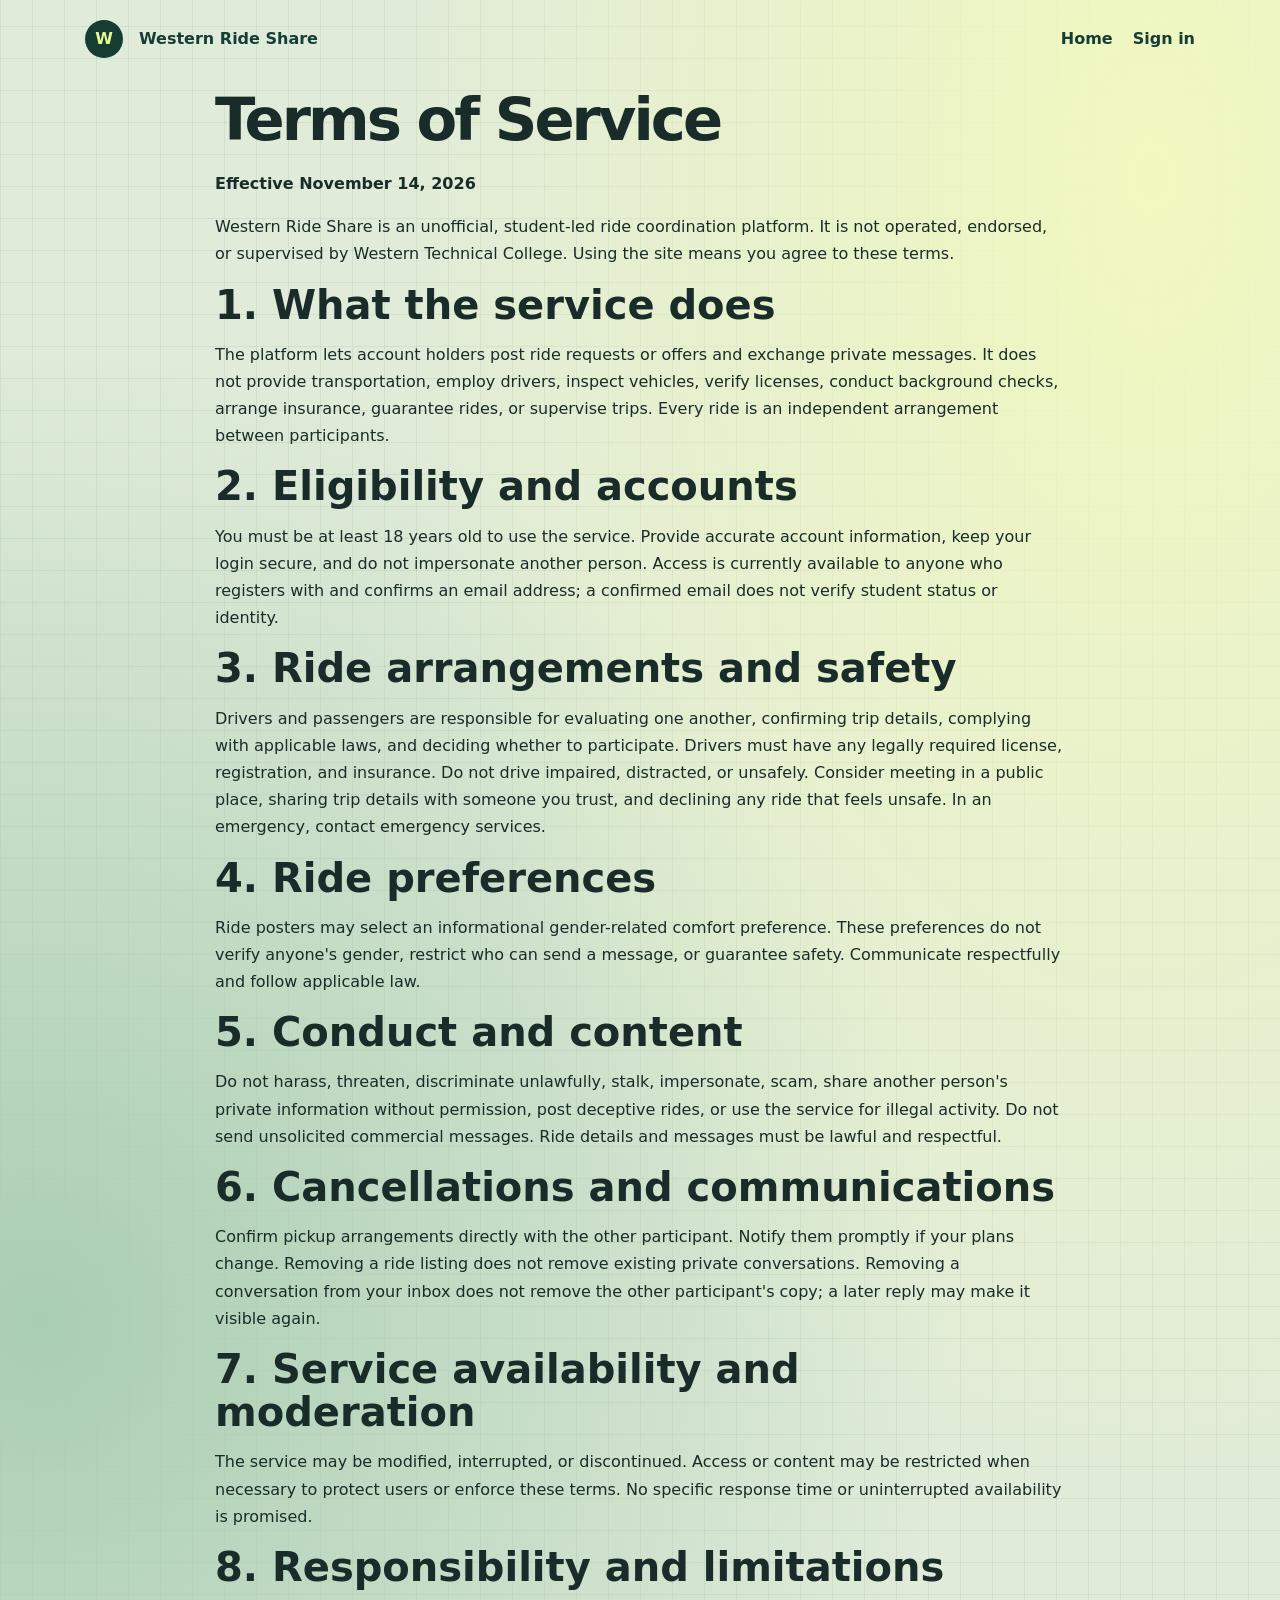
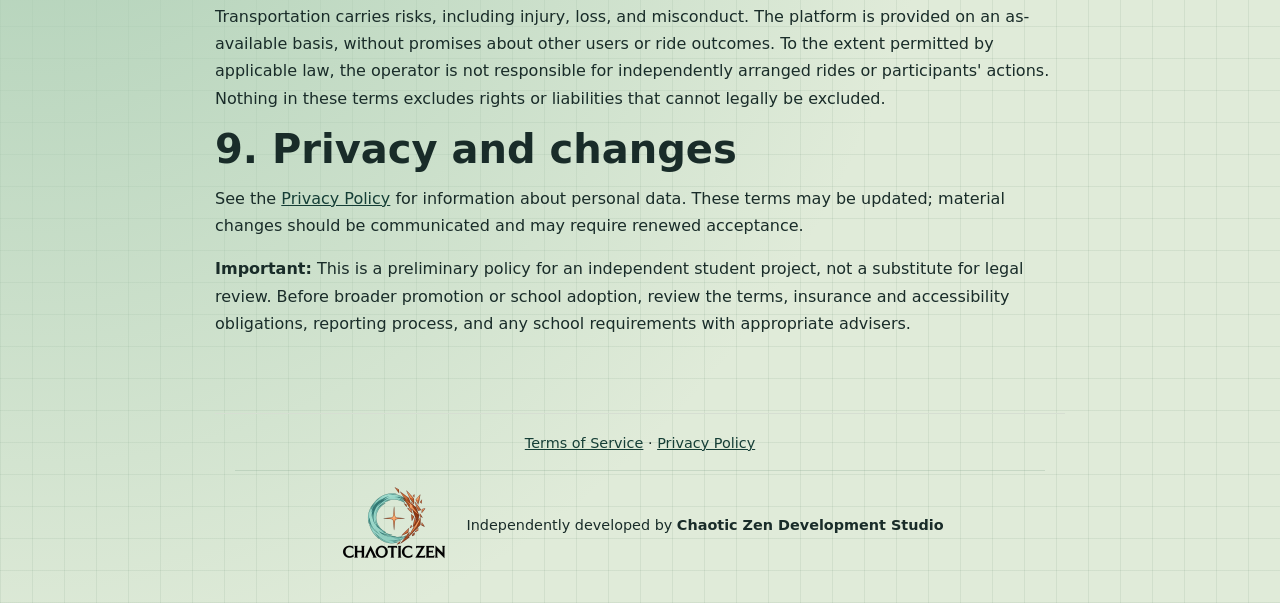
<file: docs/terms.html>
<!doctype html><html lang="en"><head><meta charset="utf-8"><meta name="viewport" content="width=device-width,initial-scale=1"><link rel="stylesheet" href="./styles.css"><title>Terms of Service · Western Ride Share</title></head><body><header class="shell"><a class="brand" href="./"><span aria-hidden="true">W</span>Western Ride Share</a><nav><a href="./">Home</a><a href="./sign-in.html">Sign in</a></nav></header><main class="shell" style="max-width:850px;line-height:1.7;padding-bottom:60px"><h1 style="font-size:clamp(2.2rem,5vw,3.7rem)">Terms of Service</h1><p><strong>Effective November 14, 2026</strong></p><p>Western Ride Share is an unofficial, student-led ride coordination platform. It is not operated, endorsed, or supervised by Western Technical College. Using the site means you agree to these terms.</p>
<h2>1. What the service does</h2><p>The platform lets account holders post ride requests or offers and exchange private messages. It does not provide transportation, employ drivers, inspect vehicles, verify licenses, conduct background checks, arrange insurance, guarantee rides, or supervise trips. Every ride is an independent arrangement between participants.</p>
<h2>2. Eligibility and accounts</h2><p>You must be at least 18 years old to use the service. Provide accurate account information, keep your login secure, and do not impersonate another person. Access is currently available to anyone who registers with and confirms an email address; a confirmed email does not verify student status or identity.</p>
<h2>3. Ride arrangements and safety</h2><p>Drivers and passengers are responsible for evaluating one another, confirming trip details, complying with applicable laws, and deciding whether to participate. Drivers must have any legally required license, registration, and insurance. Do not drive impaired, distracted, or unsafely. Consider meeting in a public place, sharing trip details with someone you trust, and declining any ride that feels unsafe. In an emergency, contact emergency services.</p>
<h2>4. Ride preferences</h2><p>Ride posters may select an informational gender-related comfort preference. These preferences do not verify anyone's gender, restrict who can send a message, or guarantee safety. Communicate respectfully and follow applicable law.</p>
<h2>5. Conduct and content</h2><p>Do not harass, threaten, discriminate unlawfully, stalk, impersonate, scam, share another person's private information without permission, post deceptive rides, or use the service for illegal activity. Do not send unsolicited commercial messages. Ride details and messages must be lawful and respectful.</p>
<h2>6. Cancellations and communications</h2><p>Confirm pickup arrangements directly with the other participant. Notify them promptly if your plans change. Removing a ride listing does not remove existing private conversations. Removing a conversation from your inbox does not remove the other participant's copy; a later reply may make it visible again.</p>
<h2>7. Service availability and moderation</h2><p>The service may be modified, interrupted, or discontinued. Access or content may be restricted when necessary to protect users or enforce these terms. No specific response time or uninterrupted availability is promised.</p>
<h2>8. Responsibility and limitations</h2><p>Transportation carries risks, including injury, loss, and misconduct. The platform is provided on an as-available basis, without promises about other users or ride outcomes. To the extent permitted by applicable law, the operator is not responsible for independently arranged rides or participants' actions. Nothing in these terms excludes rights or liabilities that cannot legally be excluded.</p>
<h2>9. Privacy and changes</h2><p>See the <a href="./privacy.html">Privacy Policy</a> for information about personal data. These terms may be updated; material changes should be communicated and may require renewed acceptance.</p>
<p><strong>Important:</strong> This is a preliminary policy for an independent student project, not a substitute for legal review. Before broader promotion or school adoption, review the terms, insurance and accessibility obligations, reporting process, and any school requirements with appropriate advisers.</p></main><footer class="shell" style="max-width:850px;text-align:center;padding:18px 20px 38px"><a href="./terms.html">Terms of Service</a> · <a href="./privacy.html">Privacy Policy</a><div class="developer-credit" style="display:flex;justify-content:center;align-items:center;gap:10px;flex-wrap:wrap;margin-top:16px;padding-top:14px;border-top:1px solid #789b8240"><img src="./chaotic-zen-footer.webp" alt="Chaotic Zen logo" width="120" height="80" loading="lazy" style="width:120px;height:auto;max-height:80px;object-fit:contain"><span>Independently developed by <strong>Chaotic Zen Development Studio</strong></span></div></footer></body></html>
</file>
<file: docs/styles.css>
:root{color-scheme:light;--ink:#272226;--plum:#55223e;--cream:#fbf6ed;--paper:#fffdf8;--line:#e7dad1;--gold:#ffce89}*{box-sizing:border-box}html{scroll-behavior:smooth}body{margin:0;background:var(--cream);color:var(--ink);font:16px/1.55 system-ui,sans-serif}a{color:var(--plum)}a:focus-visible,summary:focus-visible{outline:3px solid #bd6329;outline-offset:4px}.shell{width:min(1110px,calc(100% - 40px));margin:auto}header{display:flex;align-items:center;justify-content:space-between;gap:14px;padding:22px 0}.brand{display:inline-flex;align-items:center;gap:8px;font-weight:850;text-decoration:none}.brand .home-mark{width:38px;height:38px;flex:none;display:block;background:#e6fb93;border-radius:10px}.brand span{display:inline-grid;place-items:center;background:var(--plum);color:white;border-radius:11px;width:38px;height:38px;margin-right:8px}nav{display:flex;gap:20px;flex-wrap:wrap}nav a{font-weight:650;text-decoration:none}nav a:hover{text-decoration:underline}.hero{border-radius:30px;padding:clamp(26px,6vw,70px);background:radial-gradient(ellipse at top right,#95536c,transparent 62%),#482038;color:white;display:grid;grid-template-columns:1.35fr 1fr;gap:30px;align-items:center}.eyebrow{color:var(--gold);font-size:.8rem;text-transform:uppercase;font-weight:800;letter-spacing:.12em}h1,h2{font-family:Georgia,serif;line-height:1.08}h1{font-size:clamp(3rem,7vw,6.25rem);margin:10px 0 18px;letter-spacing:-.05em}h2{font-size:clamp(1.7rem,4vw,2.5rem);margin:0 0 14px}p{margin:0 0 16px}.hero p{color:#faeaf2;max-width:44ch}.hero .eyebrow{color:var(--gold)}.cta{display:inline-block;background:var(--gold);color:#372021;border-radius:12px;padding:13px 19px;text-decoration:none;font-weight:800}.cta:hover{background:#ffe0ad}.hero small{display:block;margin-top:10px;color:#faeaf2}.trip{background:var(--paper);color:var(--ink);border-radius:19px;padding:23px;box-shadow:0 16px 35px #2b102c44}.trip h2{font-size:1.5rem}.trip p{color:#54434c;margin:0}.stop{padding:9px 0 9px 19px;border-left:3px solid #d19b71}.stop+ .stop{border-top:1px solid var(--line)}.stop b{display:block}.section{padding:36px 0 0}.cards{display:grid;grid-template-columns:repeat(3,1fr);gap:14px}.card,details{background:var(--paper);border:1px solid var(--line);border-radius:16px;padding:19px}.card h3{font-size:1.06rem;margin:0 0 6px}.card p,details p{margin:0}.towns{display:flex;gap:8px;flex-wrap:wrap;padding:0;list-style:none}.towns li{padding:6px 12px;border-radius:999px;background:#f0e1e7;color:#492136;font-weight:650}details+details{margin-top:8px}summary{cursor:pointer;font-weight:750}details p{padding-top:9px}footer{margin-top:32px;padding:20px 0;border-top:1px solid var(--line);font-size:.9rem}@media(max-width:720px){.hero,.cards{grid-template-columns:1fr}.shell{width:calc(100% - 28px)}header{align-items:flex-start;flex-direction:column}.hero{gap:20px}nav{gap:14px}}@media(prefers-reduced-motion:reduce){html{scroll-behavior:auto}}

:root{--cream:#f1f0e9;--paper:#fcfbf5;--ink:#192c29;--plum:#153e36;--gold:#e6fb93;--line:#d6ded2}
body{font-family:Geist,system-ui,sans-serif}h1,h2{font-family:"Bricolage Grotesque",Geist,system-ui,sans-serif}
header{padding:20px 0}.brand span{border-radius:50%;background:#163c34;color:var(--gold)}nav a{padding:6px 0}
.hero{position:relative;isolation:isolate;overflow:hidden;background:#123e36;border-radius:26px;min-height:460px;grid-template-columns:1.2fr 1fr}
.hero::before{content:"";position:absolute;inset:0;z-index:-1;background:radial-gradient(ellipse at 88% 15%,#468267 0%,transparent 52%),repeating-linear-gradient(90deg,#e3ffdf12 0 1px,transparent 1px 36px),repeating-linear-gradient(0deg,#e3ffdf12 0 1px,transparent 1px 36px)}
.hero h1{line-height:.93;letter-spacing:-.07em;margin-bottom:22px}.hero h1 em{color:var(--gold);font-style:normal}.hero p,.hero small{color:#e0eee6}
.cta{background:var(--gold);color:#142e24}.cta:hover{background:#f3ffc2}.cta:focus-visible{outline-color:white}
.trip{position:relative;overflow:hidden;background:#e5efdf;border:1px solid #b4cfb5;color:#17352c;padding:25px;border-radius:20px;box-shadow:0 22px 50px #05281e70}
.trip::after{content:"";pointer-events:none;position:absolute;width:176px;height:150px;right:-105px;bottom:-84px;border:18px solid #b8d1ae;border-radius:54px;transform:rotate(-30deg)}
.trip h2{margin:0 0 18px}.trip p{color:#38564a}.stop{position:relative;margin-left:7px;border-left:3px solid #47765a;padding-left:20px}.stop::before{content:"";position:absolute;left:-8px;top:16px;width:13px;height:13px;border:3px solid #47765a;background:var(--gold);border-radius:50%}.stop+.stop{border-top:0;padding-top:13px}
.section{padding-top:44px}.cards{gap:12px}.card{border-radius:16px;padding:21px}.card h3{font-size:1.12rem}.card::before{content:"";display:block;width:20px;height:8px;border-radius:10px;background:#52846b;margin-bottom:16px}.card:nth-child(2)::before{background:#b4874f}.card:nth-child(3)::before{background:#758a49}.towns li{background:#e0eadc;color:#21443a}.towns{gap:9px}details[open]{background:#e5efdf}
@media(max-width:720px){header{gap:7px}.hero{min-height:0}.hero h1{font-size:clamp(3.3rem,12vw,5rem)}.section{padding-top:32px}.trip{padding:20px}nav a{font-size:.9rem}}
.signin-panel{background:#e5efdf;border:1px solid #b4cfb5;border-radius:20px;padding:24px;margin-top:26px}.signin-panel p{max-width:58ch}.signin-panel .cta{background:#153e36;color:#fff}.signin-panel .cta:focus-visible{outline-color:#41774f}

body{min-height:100vh;background-color:#e0ebd9;background-image:radial-gradient(ellipse at 90% 8%,#f1f8bf 0%,transparent 48%),radial-gradient(ellipse at 3% 60%,#a9cdb3 0%,transparent 52%),repeating-linear-gradient(0deg,#36634516 0 1px,transparent 1px 32px),repeating-linear-gradient(90deg,#36634516 0 1px,transparent 1px 32px)}
.signin-hero{grid-template-columns:minmax(0,1fr);min-height:400px}
.signin-hero h1{font-size:clamp(2.6rem,8vw,5rem)}
.signin-hero .signin-return{display:inline-block;margin-top:15px;color:#e0eee6}
</file>
<file: docs/site-header.css>
.site-header{flex-wrap:wrap}.site-nav{display:flex;align-items:center;flex-wrap:wrap;gap:8px}
.site-nav a,.site-nav button{font:inherit;font-size:.9rem;padding:9px 11px;border-radius:9px;background:#143f35;color:#fff;text-decoration:none}
.site-nav a:hover,.site-nav button:hover{background:#24594b}
.site-nav a:focus-visible{outline:3px solid #41774f;outline-offset:3px}
.home-button{display:inline-flex;align-items:center;gap:10px;padding:7px 15px 7px 7px;min-height:48px;color:#f7faef;background:#143f35;border:1px solid #376858;border-radius:14px;text-decoration:none;box-shadow:0 4px 12px #173a2926}
.home-button strong{font:800 clamp(1rem,3.6vw,1.25rem)/1.1 "Bricolage Grotesque",Geist,system-ui,sans-serif}
.home-button:hover{background:#245848}.home-button:focus-visible{outline:3px solid #41774f;outline-offset:4px}
.home-mark{width:38px;height:38px;flex:none;display:block;background:#e6fb93;border-radius:10px}
@media (max-width: 700px) {
  .site-header{align-items:stretch;gap:12px}
  .home-button{width:100%;justify-content:center;min-width:0}
  .home-button strong{overflow-wrap:anywhere}
  .site-nav{display:grid;grid-template-columns:repeat(2,minmax(0,1fr));width:100%;gap:8px}
  .site-nav a,.site-nav button{display:flex;justify-content:center;align-items:center;min-height:44px;min-width:0;text-align:center}
}
</file>
<file: docs/auth.css>
.auth-layout{display:grid;grid-template-columns:1fr 1fr;gap:26px;align-items:center;margin:35px auto 70px}.auth-intro{background:#123e36;color:white;padding:clamp(30px,5vw,60px);border-radius:26px;min-height:490px;display:flex;flex-direction:column;justify-content:center;background-image:radial-gradient(circle at 85% 10%,#447e66,transparent 55%),repeating-linear-gradient(45deg,#ffffff0b 0 1px,transparent 1px 32px)}.auth-intro h1{font-size:clamp(3rem,5vw,5.5rem)}.auth-intro h1 em{color:#e6fb93;font-style:normal}.auth-intro p{color:#e0eee6}.auth-card{background:#fcfbf5;padding:clamp(24px,4vw,42px);border:1px solid #b4cfb5;border-radius:24px;box-shadow:0 18px 45px #183e2820}.auth-card label{display:block;font-weight:700;margin:14px 0 6px}.auth-card input{width:100%;padding:13px 14px;border-radius:10px;border:1px solid #9fb9a6;font:inherit;background:white}.auth-card input:focus{outline:3px solid #c4e7a2}.auth-card .cta{border:0;cursor:pointer;margin-top:20px;width:100%;font:inherit;font-weight:800}.auth-card .cta:disabled{opacity:.6;cursor:wait}.auth-actions{display:flex;gap:10px;flex-wrap:wrap;margin:16px 0}.auth-actions button{border:0;background:transparent;color:#153e36;text-decoration:underline;cursor:pointer;font:inherit;font-size:.9rem}.auth-card small{color:#52655b}#auth-status{margin-top:14px;min-height:1.4em}@media(max-width:760px){.auth-layout{grid-template-columns:1fr;margin-top:15px}.auth-intro{min-height:220px}.auth-intro h1{font-size:3rem}}
.signup-agreement{margin:18px 0 8px;padding:13px 15px;background:#eaf4e5;border:1px solid #b4cfb5;border-radius:12px;font-size:.9rem;line-height:1.5}.signup-agreement[hidden]{display:none}.signup-agreement label{display:block;margin:0;font-weight:500}.signup-agreement input{width:auto;vertical-align:middle;margin-right:7px}.signup-agreement a{color:#123e36;text-decoration:underline}

#signup-profile[hidden]{display:none}#signup-profile .muted{font-size:.84rem;line-height:1.5;color:#52655b;margin:10px 0}#signup-profile small{font-weight:400}

.auth-card [hidden]{display:none}
.auth-card .password-visibility{display:flex;align-items:center;gap:8px;font-weight:500}
.auth-card .password-visibility input{width:auto;margin:0}
.password-match-error{margin:6px 0;color:#a12d2d}
</file>
